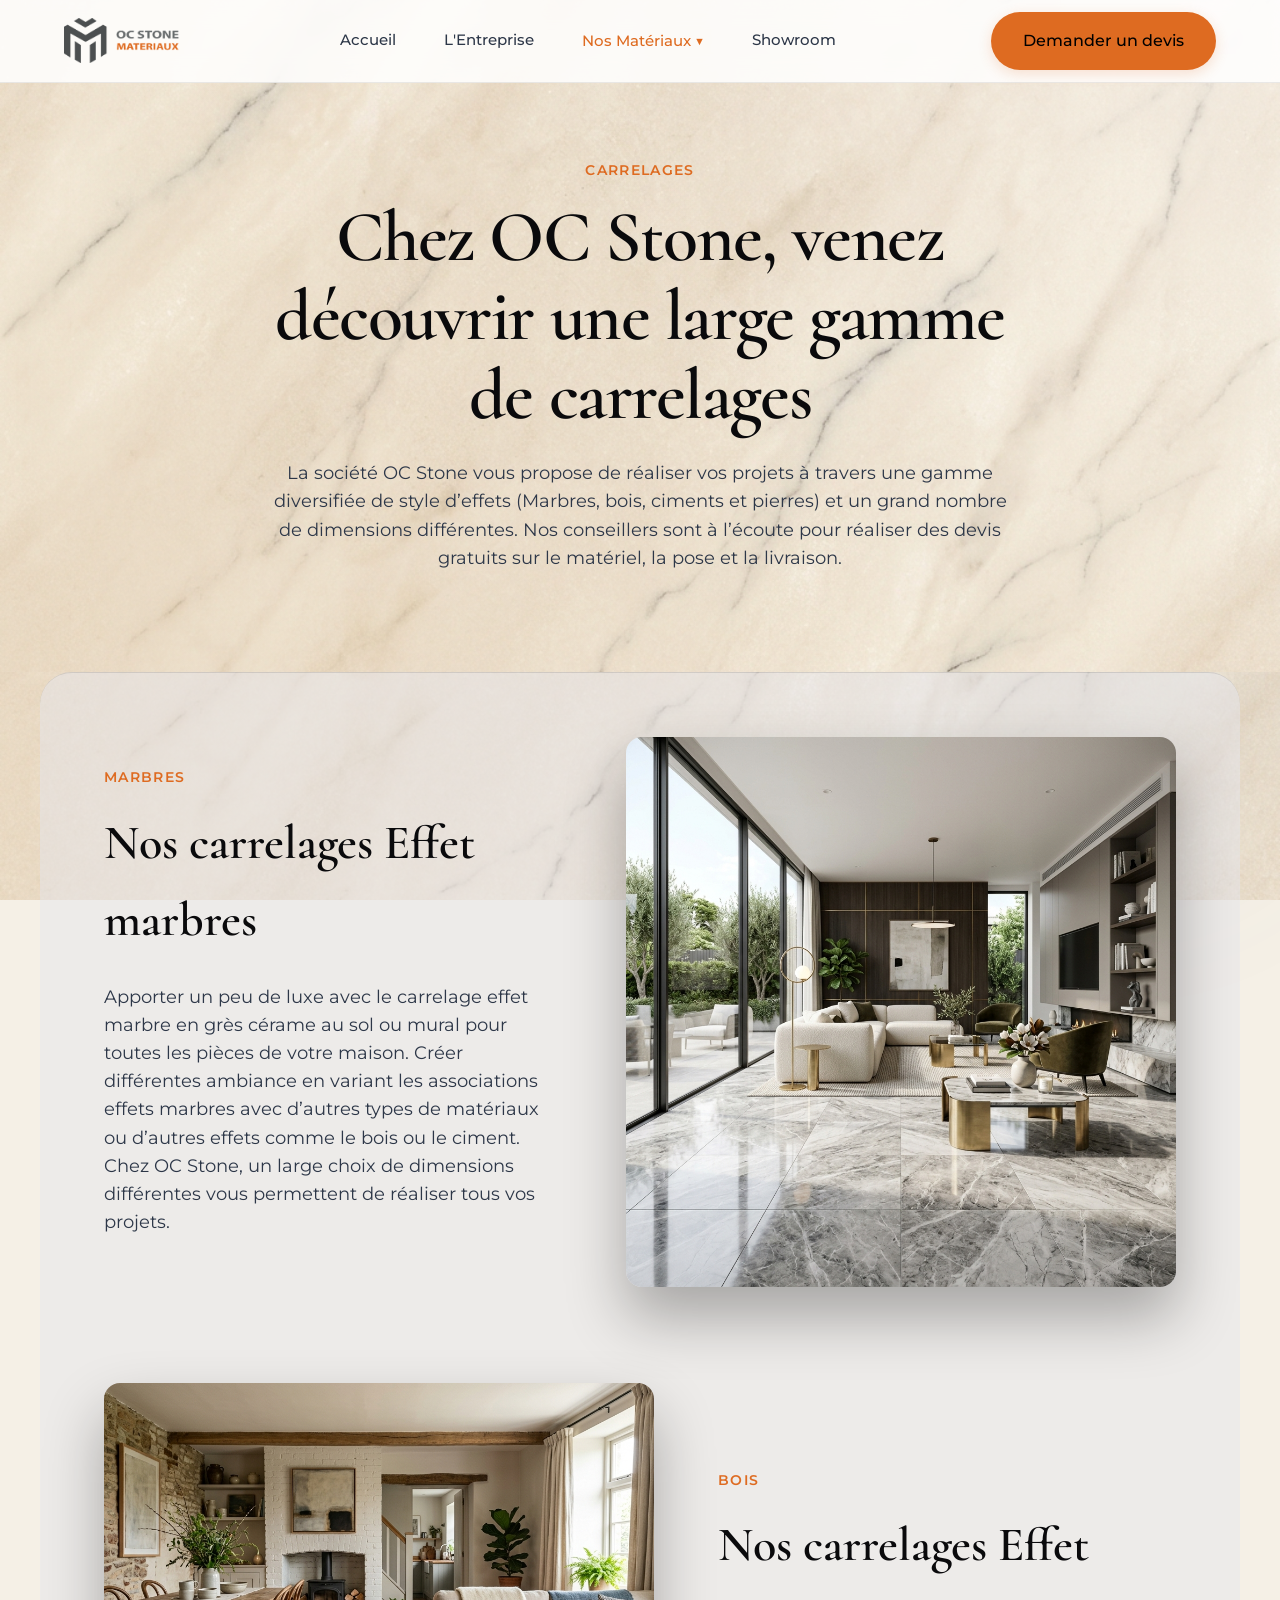
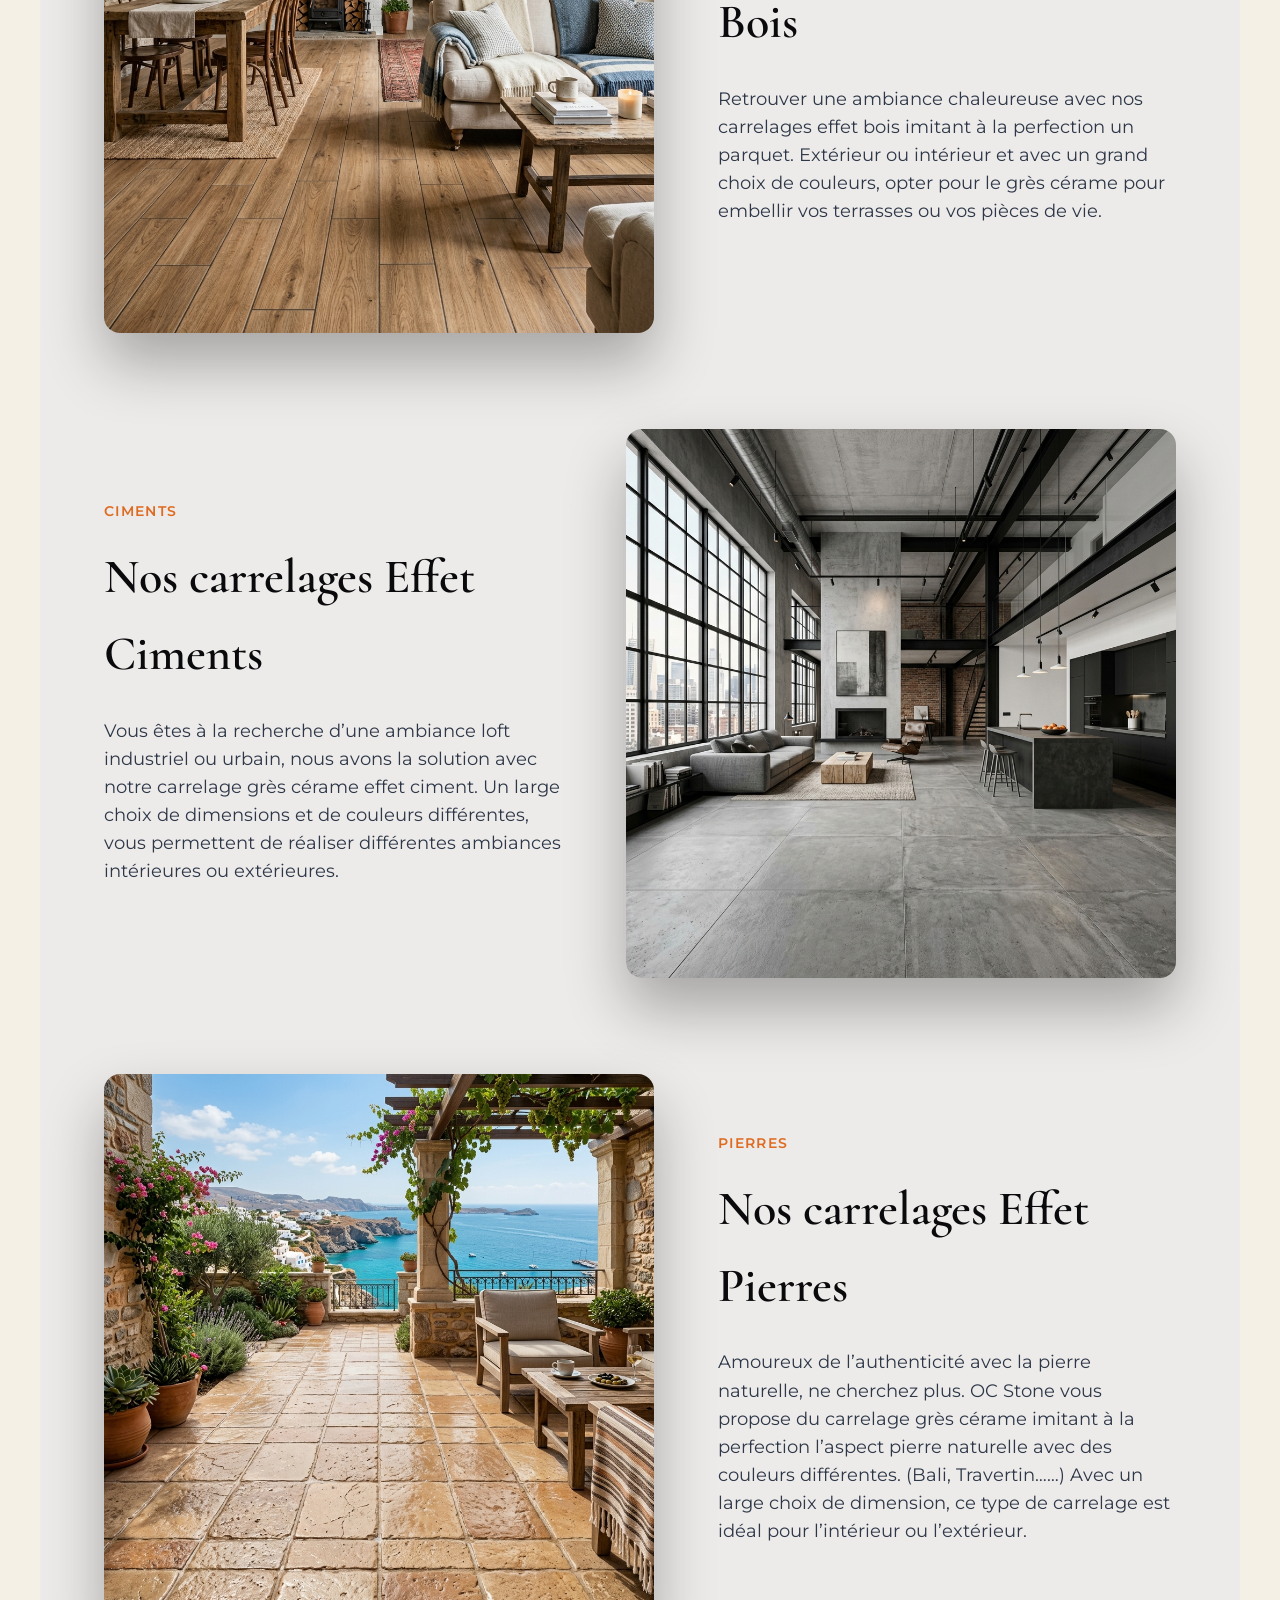
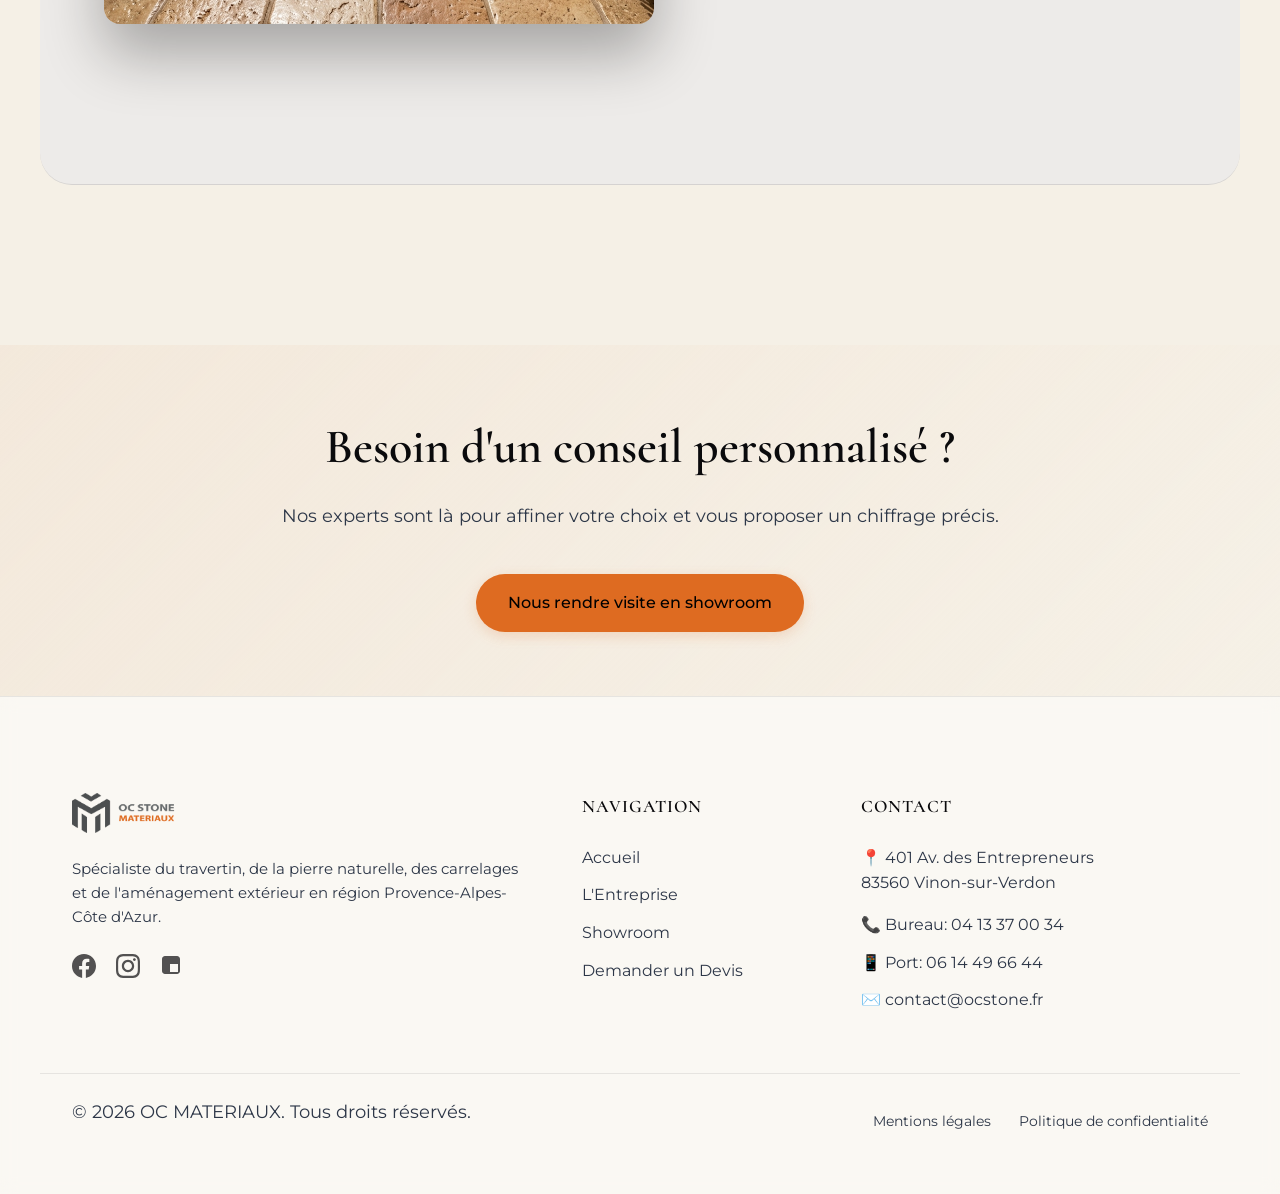
<file: carrelages.html>
<!DOCTYPE html>
<html lang="fr">

<head>
    <meta charset="UTF-8">
    <meta name="viewport" content="width=device-width, initial-scale=1.0">
    <title>Carrelages | OC Stone Matériaux</title>
    <meta name="description"
        content="Découvrez notre large gamme de carrelages grès cérame dans différents effets comme le marbre, le bois, le ciment et la pierre.">
        <meta http-equiv="Content-Security-Policy" content="upgrade-insecure-requests">
    <meta http-equiv="X-Content-Type-Options" content="nosniff">
    <link rel="stylesheet" href="styles.css">
    <link href="https://fonts.googleapis.com/css2?family=Cormorant:wght@400;500;600;700&family=Montserrat:wght@300;400;500;600&display=swap" rel="stylesheet">
</head>
<body>
    <header class="navbar">
        <div class="logo">
            <img loading="lazy" src="images/logo-orange.png" alt="OC Stone Logo">
        </div>
        <nav>
            <a href="index.html">Accueil</a>
            <a href="entreprise.html">L'Entreprise</a>
            <div class="nav-dropdown">
                <a href="#" class="no-nav active">Nos Matériaux ▼</a>
                <div class="dropdown-content">
                    <a href="carrelages.html">Carrelages</a>
                    <a href="travertin.html">Travertin</a>
                    <a href="faience.html">Faïence</a>
                    <a href="sanitaires.html">Sanitaires</a>
                    <a href="salle-de-bain.html">Salle de bain</a>
                    <a href="deco.html">Déco</a>
                </div>
            </div>
            <a href="showroom.html">Showroom</a>
        </nav>
        <div class="nav-actions">
            <a href="devis.html" class="btn-primary">Demander un devis</a>
        </div>
    </header>

    <main>
        <div class="orb orb-1"></div>
        <div class="orb orb-2"></div>

        <section class="hero-bg">
            <div class="container container-narrow text-center">
                <span class="subheading">CARRELAGES</span>
                <h1>Chez OC Stone, venez découvrir une large gamme de carrelages</h1>
                <p>La société OC Stone vous propose de réaliser vos projets à travers une gamme diversifiée de style
                    d’effets (Marbres, bois, ciments et pierres) et un grand nombre de dimensions différentes. Nos
                    conseillers sont à l’écoute pour réaliser des devis gratuits sur le matériel, la pose et la
                    livraison.</p>
            </div>
        </section>

        <section class="container product-section bg-light rounded-3xl p-4rem">
            <!-- Effet Marbre -->
            <div class="product-split">
                <div class="product-text">
                    <span class="subheading">MARBRES</span>
                    <h2>Nos carrelages Effet marbres</h2>
                    <p>Apporter un peu de luxe avec le carrelage effet marbre en grès cérame au sol ou mural pour toutes
                        les pièces de votre maison. Créer différentes ambiance en variant les associations effets
                        marbres avec d’autres types de matériaux ou d’autres effets comme le bois ou le ciment. Chez OC
                        Stone, un large choix de dimensions différentes vous permettent de réaliser tous vos projets.
                    </p>
                </div>
                <div class="product-image hover-lift">
                    <img loading="lazy" src="images/carrelage_marbre.png" alt="Carrelage effet marbre">
                </div>
            </div>

            <!-- Effet Bois -->
            <div class="product-split">
                <div class="product-text">
                    <span class="subheading">BOIS</span>
                    <h2>Nos carrelages Effet Bois</h2>
                    <p>Retrouver une ambiance chaleureuse avec nos carrelages effet bois imitant à la perfection un
                        parquet. Extérieur ou intérieur et avec un grand choix de couleurs, opter pour le grès cérame
                        pour embellir vos terrasses ou vos pièces de vie.</p>
                </div>
                <div class="product-image hover-lift">
                    <img loading="lazy" src="images/carrelage_bois.png" alt="Carrelage effet bois">
                </div>
            </div>

            <!-- Effet Ciments -->
            <div class="product-split">
                <div class="product-text">
                    <span class="subheading">CIMENTS</span>
                    <h2>Nos carrelages Effet Ciments</h2>
                    <p>Vous êtes à la recherche d’une ambiance loft industriel ou urbain, nous avons la solution avec
                        notre carrelage grès cérame effet ciment. Un large choix de dimensions et de couleurs
                        différentes, vous permettent de réaliser différentes ambiances intérieures ou extérieures.</p>
                </div>
                <div class="product-image hover-lift">
                    <img loading="lazy" src="images/carrelage_ciment.png" alt="Carrelage effet ciment">
                </div>
            </div>

            <!-- Effet Pierres -->
            <div class="product-split">
                <div class="product-text">
                    <span class="subheading">PIERRES</span>
                    <h2>Nos carrelages Effet Pierres</h2>
                    <p>Amoureux de l’authenticité avec la pierre naturelle, ne cherchez plus. OC Stone vous propose du
                        carrelage grès cérame imitant à la perfection l’aspect pierre naturelle avec des couleurs
                        différentes. (Bali, Travertin……) Avec un large choix de dimension, ce type de carrelage est
                        idéal pour l’intérieur ou l’extérieur.</p>
                </div>
                <div class="product-image hover-lift">
                    <img loading="lazy" src="images/carrelage_pierre.png" alt="Carrelage effet pierre">
                </div>
            </div>
        </section>

        <section class="cta-section mt-section">
            <div class="container container-narrow text-center effect-morphing">
                <h2>Besoin d'un conseil personnalisé ?</h2>
                <p>Nos experts sont là pour affiner votre choix et vous proposer un chiffrage précis.</p>
                <a href="showroom.html" class="btn-primary btn-large mt-4">Nous rendre visite en showroom</a>
            </div>
        </section>
    </main>

    <footer class="site-footer">
        <div class="footer-grid container">
            <div class="footer-col">
                <img loading="lazy" src="images/logo-orange.png" alt="OC Stone Logo" class="mb-1-5rem footer-logo">
                <p class="fs-0-95rem">Spécialiste du travertin, de la pierre naturelle, des carrelages et de l'aménagement extérieur en région Provence-Alpes-Côte d'Azur.</p>
                <div class="footer-social">
                    <a href="https://web.facebook.com/tony.oguz.3/?_rdc=10&_rdr#" target="_blank" rel="noopener" aria-label="Facebook">
                        <svg viewBox="0 0 24 24"><path d="M24 12.073c0-6.627-5.373-12-12-12s-12 5.373-12 12c0 5.99 4.388 10.954 10.125 11.854v-8.385H7.078v-3.47h3.047V9.43c0-3.007 1.792-4.669 4.533-4.669 1.312 0 2.686.235 2.686.235v2.953H15.83c-1.491 0-1.956.925-1.956 1.874v2.25h3.328l-.532 3.47h-2.796v8.385C19.612 23.027 24 18.062 24 12.073z"/></svg>
                    </a>
                    <a href="https://www.instagram.com/oc_stone_groupe/" target="_blank" rel="noopener" aria-label="Instagram">
                        <svg viewBox="0 0 24 24"><path d="M12 2.163c3.204 0 3.584.012 4.85.07 3.252.148 4.771 1.691 4.919 4.919.058 1.265.069 1.645.069 4.849 0 3.205-.012 3.584-.069 4.849-.149 3.225-1.664 4.771-4.919 4.919-1.266.058-1.644.07-4.85.07-3.204 0-3.584-.012-4.849-.07-3.26-.149-4.771-1.699-4.919-4.92-.058-1.265-.07-1.644-.07-4.849 0-3.204.013-3.583.07-4.849.149-3.227 1.664-4.771 4.919-4.919 1.266-.057 1.645-.069 4.849-.069zm0-2.163c-3.259 0-3.667.014-4.947.072-4.358.2-6.78 2.618-6.98 6.98-.059 1.281-.073 1.689-.073 4.948 0 3.259.014 3.668.072 4.948.2 4.358 2.618 6.78 6.98 6.98 1.281.058 1.689.072 4.948.072 3.259 0 3.668-.014 4.948-.072 4.354-.2 6.782-2.618 6.979-6.98.059-1.28.073-1.689.073-4.948 0-3.259-.014-3.667-.072-4.947-.196-4.354-2.617-6.78-6.979-6.98-1.281-.059-1.69-.073-4.949-.073zm0 5.838c-3.403 0-6.162 2.759-6.162 6.162s2.759 6.163 6.162 6.163 6.162-2.759 6.162-6.163-2.759-6.162-6.162-6.162zm0 10.162c-2.209 0-4-1.79-4-4 0-2.209 1.791-4 4-4s4 1.791 4 4c0 2.21-1.791 4-4 4zm6.406-11.845c-.796 0-1.441.645-1.441 1.44s.645 1.44 1.441 1.44c.795 0 1.439-.645 1.439-1.44s-.644-1.44-1.439-1.44z"/></svg>
                    </a>
                    <a href="https://www.leboncoin.fr/boutique/5520637/oc_stone_materiaux.htm" target="_blank" rel="noopener" aria-label="LeBonCoin">
                        <svg viewBox="0 0 24 24"><path d="M17 2H5C3.34 2 2 3.34 2 5v12c0 1.66 1.34 3 3 3h12c1.66 0 3-1.34 3-3V5c0-1.66-1.34-3-3-3zm1 16h-8v-8h8v8z"/></svg>
                    </a>
                </div>
            </div>
            
            <div class="footer-col">
                <h4>Navigation</h4>
                <ul>
                    <li><a href="index.html">Accueil</a></li>
                    <li><a href="entreprise.html">L'Entreprise</a></li>
                    <li><a href="showroom.html">Showroom</a></li>
                    <li><a href="devis.html">Demander un Devis</a></li>
                </ul>
            </div>
            
            <div class="footer-col">
                <h4>Contact</h4>
                <ul>
                    <li><a href="https://maps.app.goo.gl/pUawkvNC47tRd5L9A" target="_blank" rel="noopener">📍 401 Av. des Entrepreneurs<br>83560 Vinon-sur-Verdon</a></li>
                    <li class="mt-1rem"><a href="tel:+33413370034">📞 Bureau: 04 13 37 00 34</a></li>
                    <li><a href="tel:+33614496644">📱 Port: 06 14 49 66 44</a></li>
                    <li><a href="mailto:contact@ocstone.fr">✉️ contact@ocstone.fr</a></li>
                </ul>
            </div>
        </div>
        
        <div class="footer-bottom-bar container">
            <p>&copy; 2026 OC MATERIAUX. Tous droits réservés.</p>
            <div class="footer-bottom-links">
                <a href="#mentions">Mentions légales</a>
                <a href="#confidentialite">Politique de confidentialité</a>
            </div>
        </div>
    </footer>
    <script src="main.js"></script>
</body>

</html>
</file>
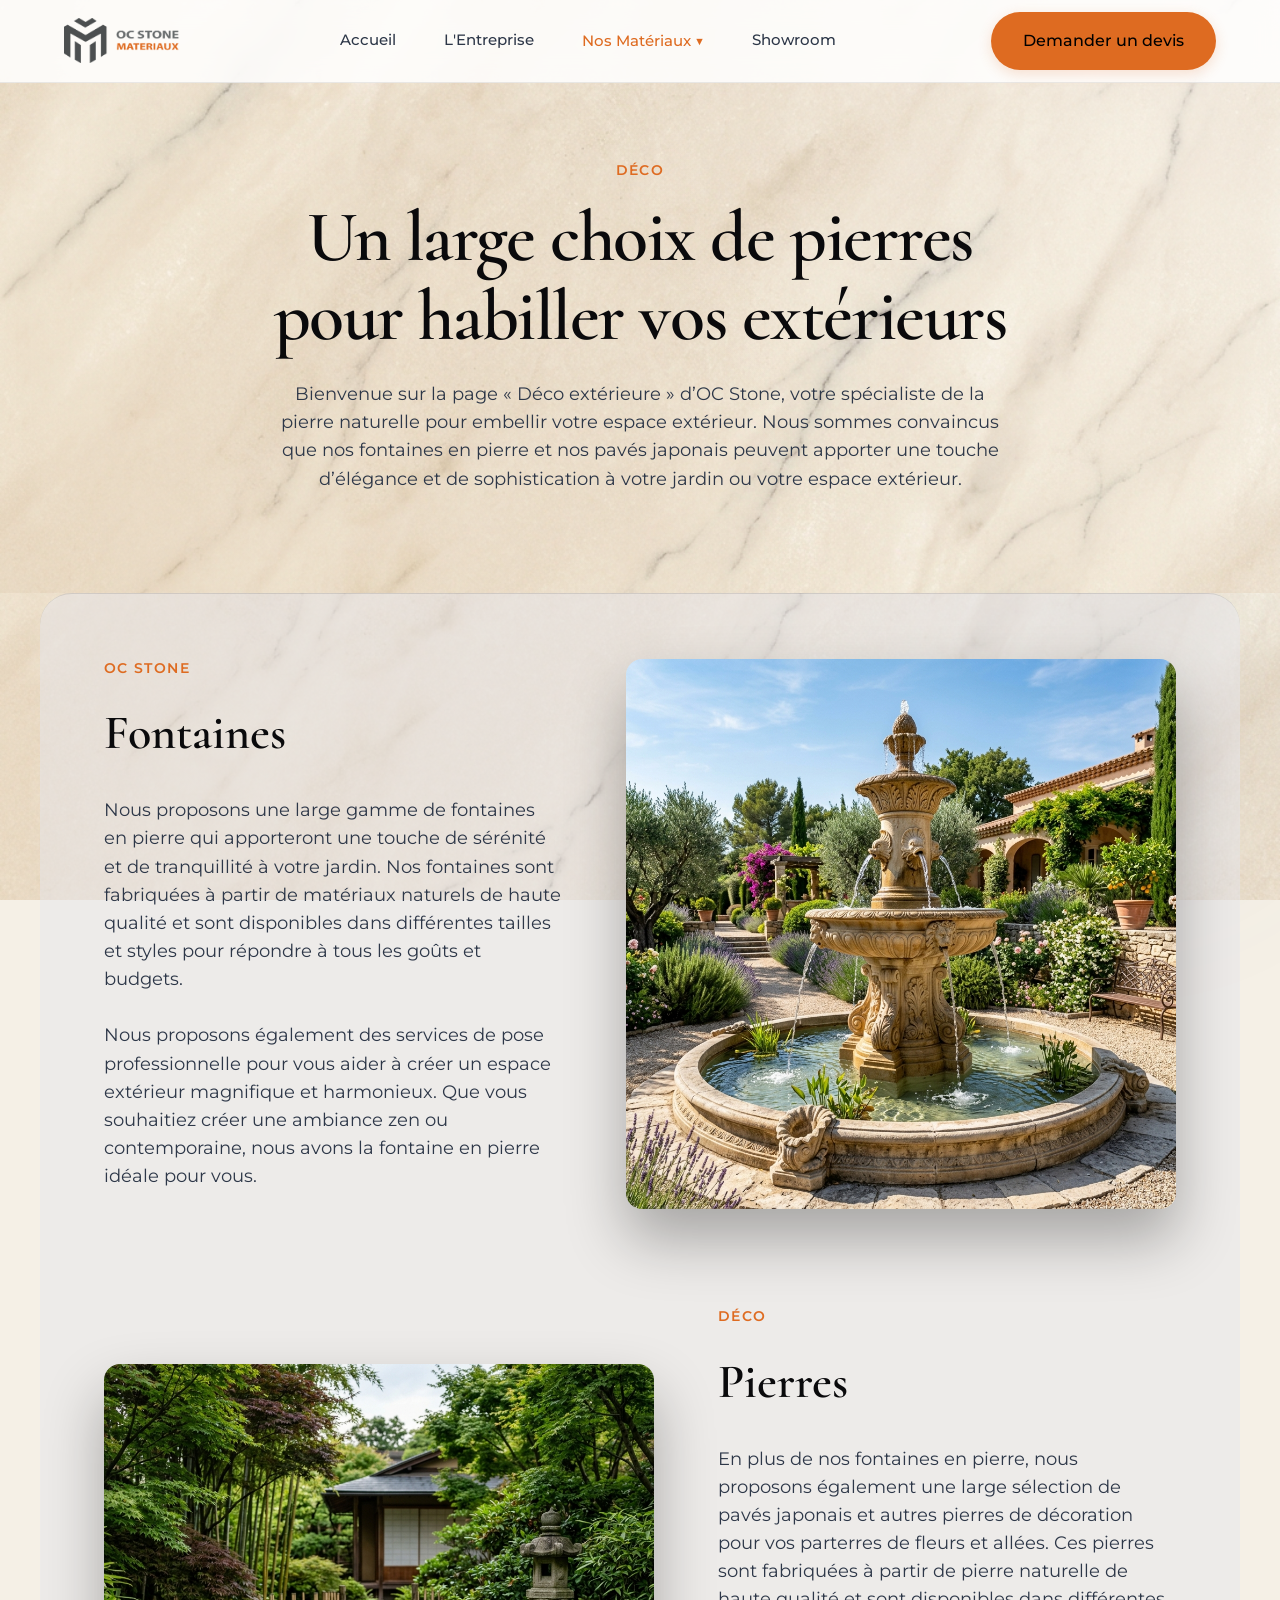
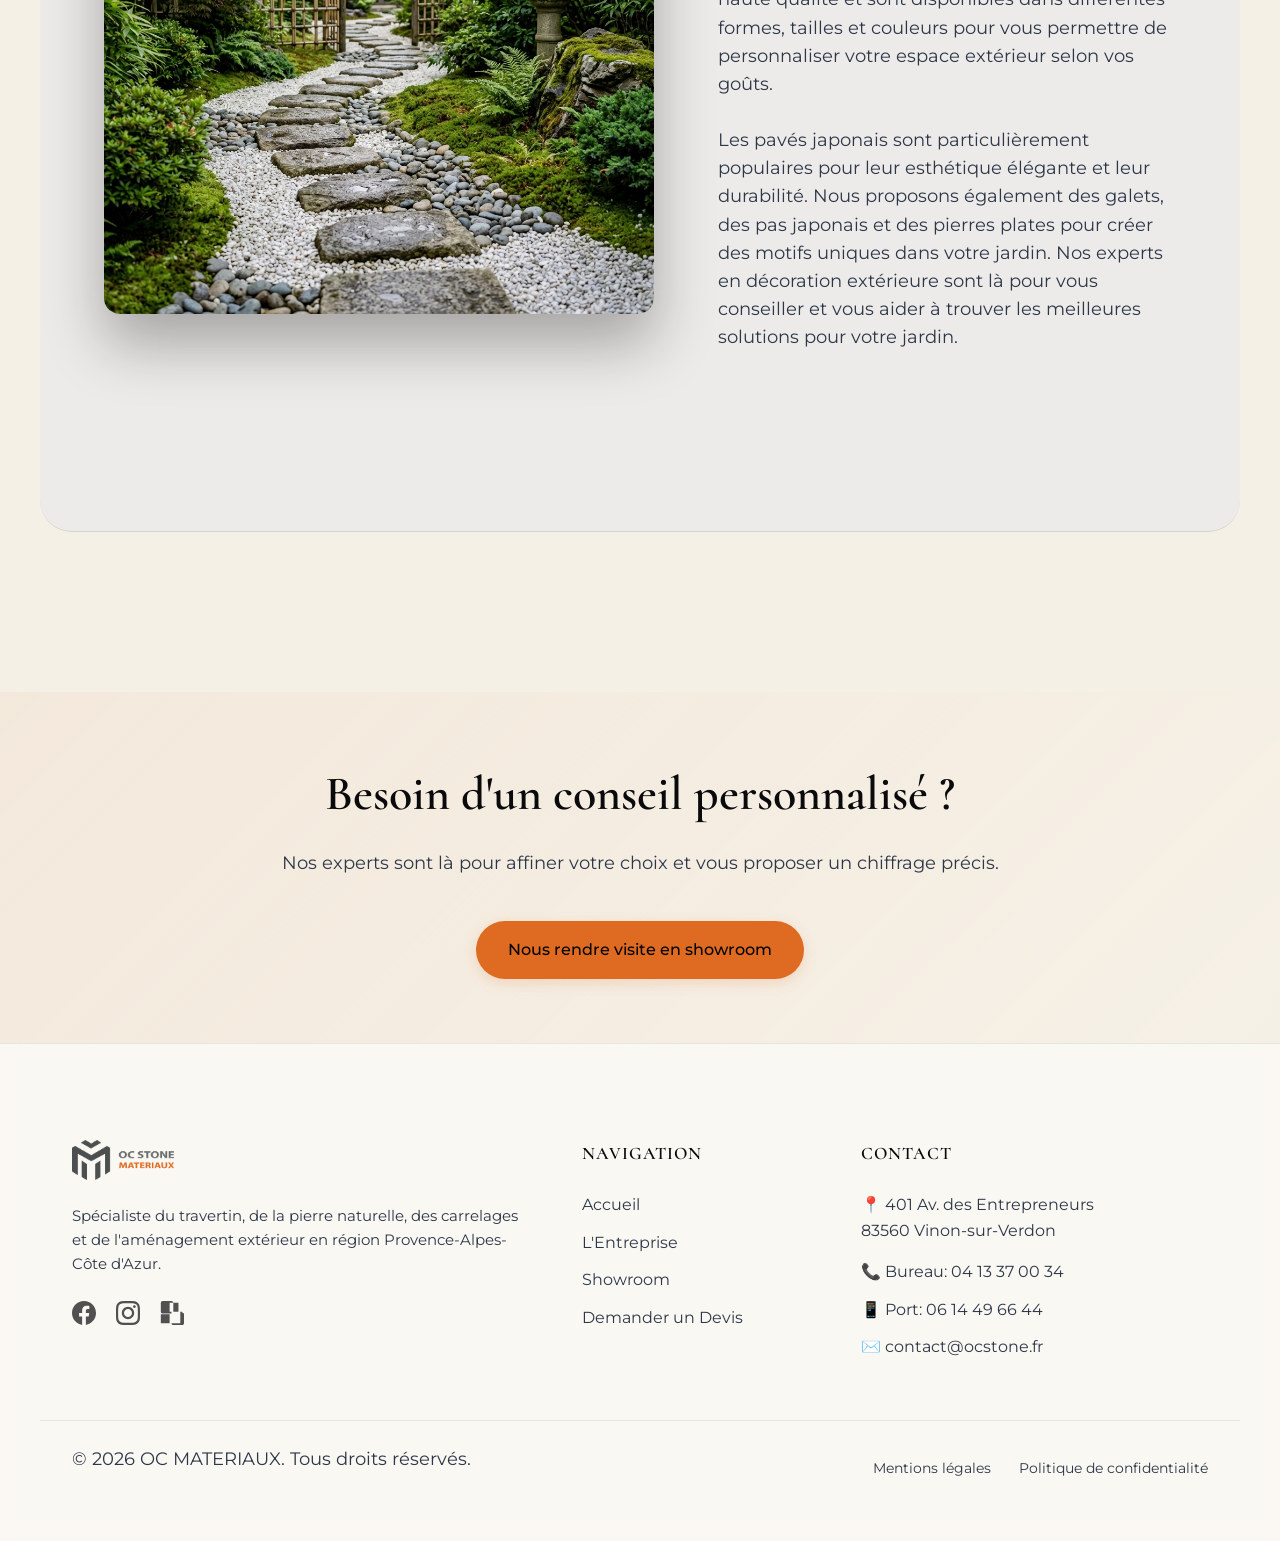
<file: deco.html>
<!DOCTYPE html>
<html lang="fr">

<head>
    <meta charset="UTF-8">
    <meta name="viewport" content="width=device-width, initial-scale=1.0">
    <title>Déco | OC Stone Matériaux</title>
    <meta name="description"
        content="Décorez vos extérieurs avec de la pierre intemporelle : fontaines, pavés, et pierres.">
        <meta http-equiv="Content-Security-Policy" content="upgrade-insecure-requests">
    <meta http-equiv="X-Content-Type-Options" content="nosniff">
    <link rel="stylesheet" href="styles.css">
    <link
        href="https://fonts.googleapis.com/css2?family=Cormorant:wght@400;500;600;700&family=Montserrat:wght@300;400;500;600&display=swap"
        rel="stylesheet">
</head>

<body>
    <header class="navbar">
        <div class="logo">
            <img loading="lazy" src="images/logo-orange.png" alt="OC Stone Logo">
        </div>
        <nav>
            <a href="index.html">Accueil</a>
            <a href="entreprise.html">L'Entreprise</a>
            <div class="nav-dropdown">
                <a href="#" class="no-nav active">Nos Matériaux ▼</a>
                <div class="dropdown-content">
                    <a href="carrelages.html">Carrelages</a>
                    <a href="travertin.html">Travertin</a>
                    <a href="faience.html">Faïence</a>
                    <a href="sanitaires.html">Sanitaires</a>
                    <a href="salle-de-bain.html">Salle de bain</a>
                    <a href="deco.html">Déco</a>
                </div>
            </div>
            <a href="showroom.html">Showroom</a>
        </nav>
        <div class="nav-actions">
            <a href="devis.html" class="btn-primary">Demander un devis</a>
        </div>
    </header>

    <main>
        <div class="orb orb-1"></div>
        <div class="orb orb-2"></div>

        <section class="hero-bg">
            <div class="container container-narrow text-center">
                <span class="subheading">DÉCO</span>
                <h1>Un large choix de pierres pour habiller vos extérieurs</h1>
                <p>Bienvenue sur la page « Déco extérieure » d’OC Stone, votre spécialiste de la pierre naturelle pour
                    embellir votre espace extérieur. Nous sommes convaincus que nos fontaines en pierre et nos pavés
                    japonais peuvent apporter une touche d’élégance et de sophistication à votre jardin ou votre espace
                    extérieur.</p>
            </div>
        </section>

        <section class="container product-section bg-light rounded-3xl p-4rem">

            <!-- Fontaines -->
            <div class="product-split">
                <div class="product-text">
                    <span class="subheading">OC STONE</span>
                    <h2>Fontaines</h2>
                    <p>Nous proposons une large gamme de fontaines en pierre qui apporteront une touche de sérénité et
                        de tranquillité à votre jardin. Nos fontaines sont fabriquées à partir de matériaux naturels de
                        haute qualité et sont disponibles dans différentes tailles et styles pour répondre à tous les
                        goûts et budgets.<br><br>Nous proposons également des services de pose professionnelle pour vous
                        aider à créer un espace extérieur magnifique et harmonieux. Que vous souhaitiez créer une
                        ambiance zen ou contemporaine, nous avons la fontaine en pierre idéale pour vous.</p>
                </div>
                <div class="product-image hover-lift">
                    <img loading="lazy" src="images/deco_fontaines.png" alt="Fontaines en pierre">
                </div>
            </div>

            <!-- Pierres -->
            <div class="product-split">
                <div class="product-text">
                    <span class="subheading">DÉCO</span>
                    <h2>Pierres</h2>
                    <p>En plus de nos fontaines en pierre, nous proposons également une large sélection de pavés
                        japonais et autres pierres de décoration pour vos parterres de fleurs et allées. Ces pierres
                        sont fabriquées à partir de pierre naturelle de haute qualité et sont disponibles dans
                        différentes formes, tailles et couleurs pour vous permettre de personnaliser votre espace
                        extérieur selon vos goûts.<br><br>Les pavés japonais sont particulièrement populaires pour leur
                        esthétique élégante et leur durabilité. Nous proposons également des galets, des pas japonais et
                        des pierres plates pour créer des motifs uniques dans votre jardin. Nos experts en décoration
                        extérieure sont là pour vous conseiller et vous aider à trouver les meilleures solutions pour
                        votre jardin.</p>
                </div>
                <div class="product-image hover-lift">
                    <img loading="lazy" src="images/deco_pierres.png" alt="Pierres, pas japonais">
                </div>
            </div>

        </section>

        <section class="cta-section mt-section">
            <div class="container container-narrow text-center effect-morphing">
                <h2>Besoin d'un conseil personnalisé ?</h2>
                <p>Nos experts sont là pour affiner votre choix et vous proposer un chiffrage précis.</p>
                <a href="showroom.html" class="btn-primary btn-large mt-4">Nous rendre visite en showroom</a>
            </div>
        </section>
    </main>

    <footer class="site-footer">
        <div class="footer-grid container">
            <div class="footer-col">
                <img loading="lazy" src="images/logo-orange.png" alt="OC Stone Logo" class="mb-1-5rem footer-logo">
                <p class="fs-0-95rem">Spécialiste du travertin, de la pierre naturelle, des carrelages et de
                    l'aménagement extérieur en région Provence-Alpes-Côte d'Azur.</p>
                <div class="footer-social">
                    <a href="https://web.facebook.com/tony.oguz.3/?_rdc=10&_rdr#" target="_blank" rel="noopener"
                        aria-label="Facebook">
                        <svg viewBox="0 0 24 24">
                            <path
                                d="M24 12.073c0-6.627-5.373-12-12-12s-12 5.373-12 12c0 5.99 4.388 10.954 10.125 11.854v-8.385H7.078v-3.47h3.047V9.43c0-3.007 1.792-4.669 4.533-4.669 1.312 0 2.686.235 2.686.235v2.953H15.83c-1.491 0-1.956.925-1.956 1.874v2.25h3.328l-.532 3.47h-2.796v8.385C19.612 23.027 24 18.062 24 12.073z" />
                        </svg>
                    </a>
                    <a href="https://www.instagram.com/oc_stone_groupe/" target="_blank" rel="noopener"
                        aria-label="Instagram">
                        <svg viewBox="0 0 24 24">
                            <path
                                d="M12 2.163c3.204 0 3.584.012 4.85.07 3.252.148 4.771 1.691 4.919 4.919.058 1.265.069 1.645.069 4.849 0 3.205-.012 3.584-.069 4.849-.149 3.225-1.664 4.771-4.919 4.919-1.266.058-1.644.07-4.85.07-3.204 0-3.584-.012-4.849-.07-3.26-.149-4.771-1.699-4.919-4.92-.058-1.265-.07-1.644-.07-4.849 0-3.204.013-3.583.07-4.849.149-3.227 1.664-4.771 4.919-4.919 1.266-.057 1.645-.069 4.849-.069zm0-2.163c-3.259 0-3.667.014-4.947.072-4.358.2-6.78 2.618-6.98 6.98-.059 1.281-.073 1.689-.073 4.948 0 3.259.014 3.668.072 4.948.2 4.358 2.618 6.78 6.98 6.98 1.281.058 1.689.072 4.948.072 3.259 0 3.668-.014 4.948-.072 4.354-.2 6.782-2.618 6.979-6.98.059-1.28.073-1.689.073-4.948 0-3.259-.014-3.667-.072-4.947-.196-4.354-2.617-6.78-6.979-6.98-1.281-.059-1.69-.073-4.949-.073zm0 5.838c-3.403 0-6.162 2.759-6.162 6.162s2.759 6.163 6.162 6.163 6.162-2.759 6.162-6.163-2.759-6.162-6.162-6.162zm0 10.162c-2.209 0-4-1.79-4-4 0-2.209 1.791-4 4-4s4 1.791 4 4c0 2.21-1.791 4-4 4zm6.406-11.845c-.796 0-1.441.645-1.441 1.44s.645 1.44 1.441 1.44c.795 0 1.439-.645 1.439-1.44s-.644-1.44-1.439-1.44z" />
                        </svg>
                    </a>
                    <a href="https://www.leboncoin.fr/boutique/5520637/oc_stone_materiaux.htm" target="_blank" rel="noopener" aria-label="LeBonCoin">
                        <svg viewBox="0 0 24 24"><path d="M22.148 10.665h-8.813V1.852c0-1.021-.83-1.852-1.852-1.852H2.67c-1.021 0-1.852.83-1.852 1.852v8.813c0 1.021.83 1.852 1.852 1.852h8.813V22.15c0 1.021.83 1.852 1.852 1.852h8.813c1.021 0 1.852-.83 1.852-1.852v-8.82c.003-1.018-.828-1.465-1.851-1.465zm-10.665 0h8.813V22.15h-8.813v-11.485zm-1.852-8.813h8.813v8.813H9.631V1.852zM.818 1.852v8.813h8.813v-8.813H.818zM9.631 22.15h-8.813v-8.813h8.813v8.813z"/></svg>
                    </a>
                </div>
            </div>

            <div class="footer-col">
                <h4>Navigation</h4>
                <ul>
                    <li><a href="index.html">Accueil</a></li>
                    <li><a href="entreprise.html">L'Entreprise</a></li>
                    <li><a href="showroom.html">Showroom</a></li>
                    <li><a href="devis.html">Demander un Devis</a></li>
                </ul>
            </div>

            <div class="footer-col">
                <h4>Contact</h4>
                <ul>
                    <li><a href="https://maps.app.goo.gl/pUawkvNC47tRd5L9A" target="_blank" rel="noopener">📍 401 Av.
                            des Entrepreneurs<br>83560 Vinon-sur-Verdon</a></li>
                    <li class="mt-1rem"><a href="tel:+33413370034">📞 Bureau: 04 13 37 00 34</a></li>
                    <li><a href="tel:+33614496644">📱 Port: 06 14 49 66 44</a></li>
                    <li><a href="mailto:contact@ocstone.fr">✉️ contact@ocstone.fr</a></li>
                </ul>
            </div>
        </div>

        <div class="footer-bottom-bar container">
            <p>&copy; 2026 OC MATERIAUX. Tous droits réservés.</p>
            <div class="footer-bottom-links">
                <a href="#mentions">Mentions légales</a>
                <a href="#confidentialite">Politique de confidentialité</a>
            </div>
        </div>
    </footer>
    <script src="main.js"></script>
</body>

</html>
</file>
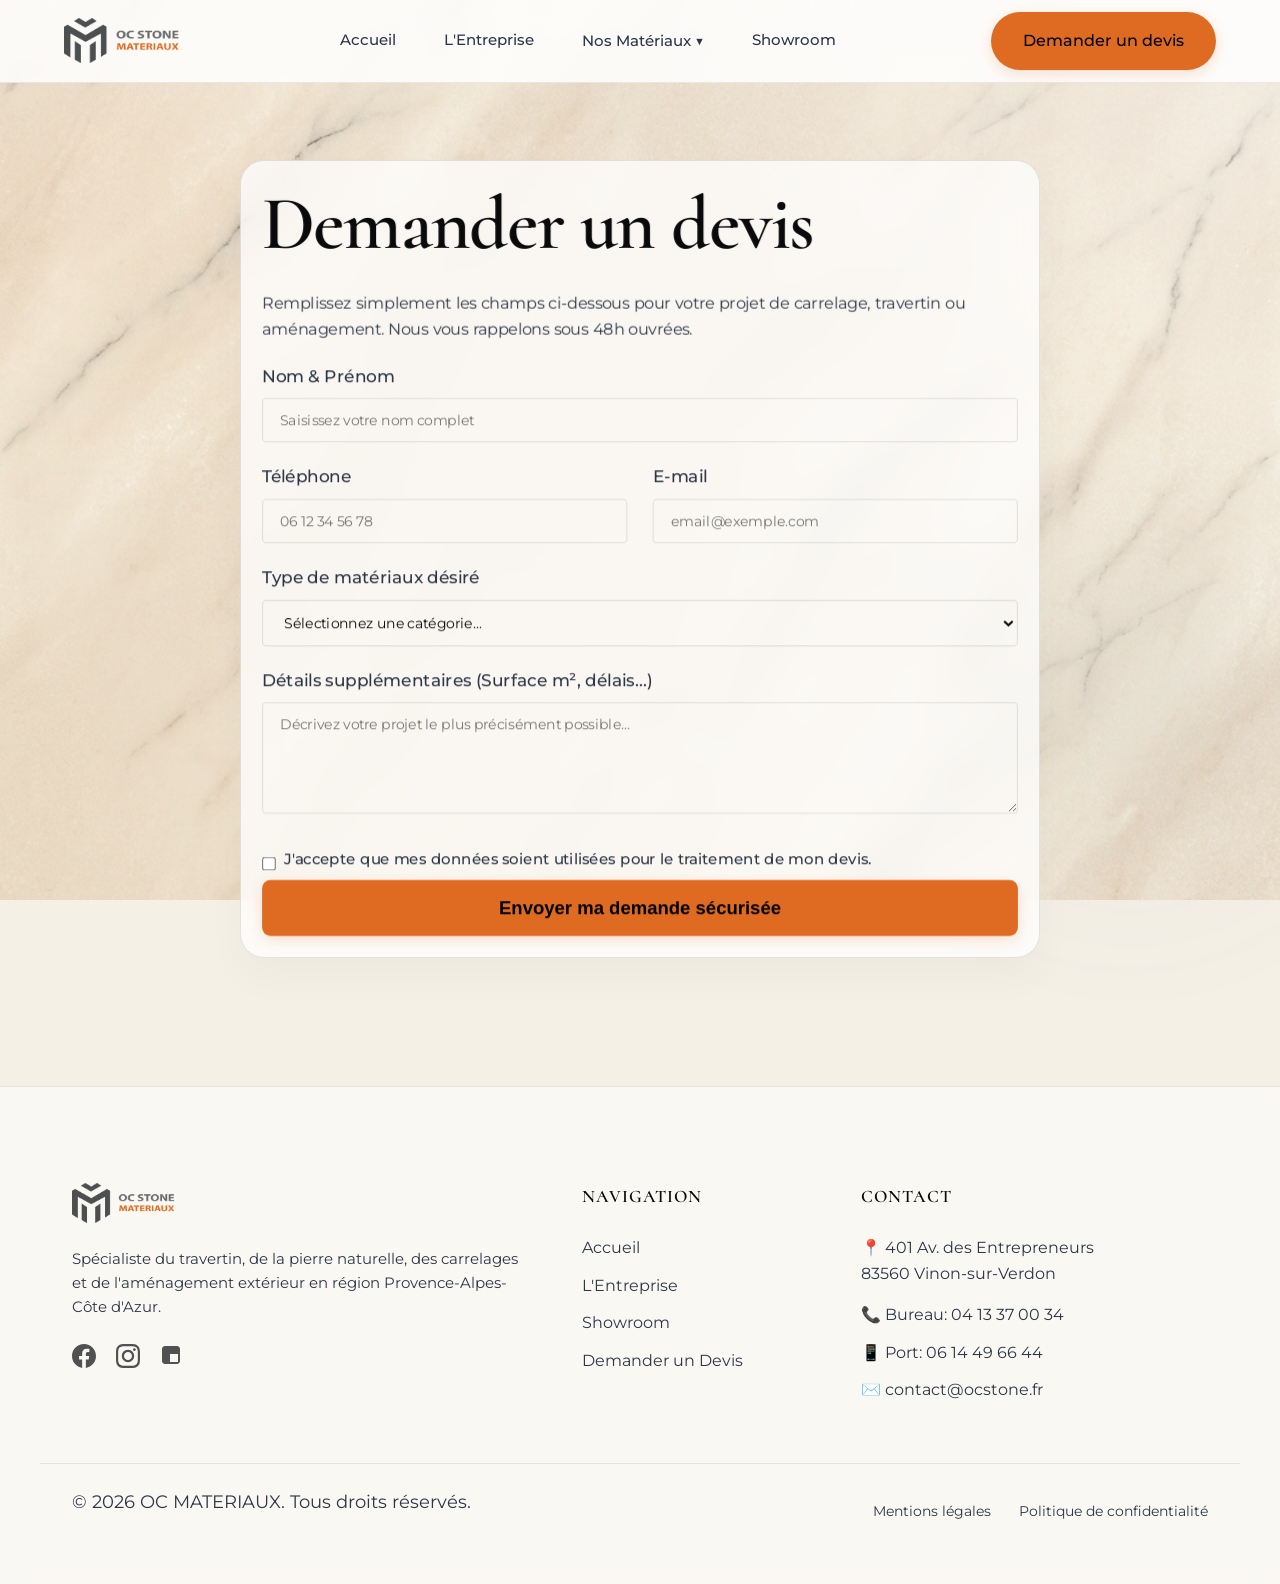
<file: devis.html>
<!DOCTYPE html>
<html lang="fr">

<head>
    <meta charset="UTF-8">
    <meta name="viewport" content="width=device-width, initial-scale=1.0">
    <title>Demander un Devis | OC Stone Matériaux</title>
    <meta name="description"
        content="Démarrez votre projet avec OC Stone Matériaux. Demandez un devis gratuit pour votre carrelage, travertin ou aménagement.">
        <meta http-equiv="Content-Security-Policy" content="upgrade-insecure-requests">
    <meta http-equiv="X-Content-Type-Options" content="nosniff">
    <link rel="stylesheet" href="styles.css">
    <link
        href="https://fonts.googleapis.com/css2?family=Cormorant:wght@400;500;600;700&family=Montserrat:wght@300;400;500;600&display=swap"
        rel="stylesheet">
    <style>
        .devis-hero-split {
            display: grid;
            grid-template-columns: 1fr 1fr;
            gap: 4rem;
            align-items: center;
            min-height: 70vh;
            padding-top: 8rem;
        }

        .devis-hero-img img {
            border-radius: 1rem;
            box-shadow: 0 20px 40px rgba(0, 0, 0, 0.4);
            object-fit: cover;
            height: 100%;
            max-height: 600px;
            width: 100%;
        }

        .step-cards {
            display: grid;
            grid-template-columns: repeat(3, 1fr);
            gap: 2rem;
            margin-top: 4rem;
            margin-bottom: 8rem;
        }

        .step-card {
            padding: 2.5rem 1.5rem;
            text-align: center;
            border-top: 3px solid var(--primary);
        }

        .step-num {
            font-size: 3rem;
            font-family: var(--font-heading);
            color: var(--primary);
            opacity: 0.5;
            margin-bottom: 0.5rem;
            display: block;
        }

        .form-row {
            display: flex;
            gap: 1.5rem;
            margin-bottom: 1.25rem;
        }

        .form-row .form-group {
            margin-bottom: 0;
            flex: 1;
        }

        .contact-info-boxes {
            display: grid;
            grid-template-columns: 1fr 1fr;
            gap: 2rem;
            margin-top: 3rem;
        }

        @media (max-width: 900px) {
            .devis-hero-split {
                grid-template-columns: 1fr;
                gap: 2rem;
            }

            .step-cards {
                grid-template-columns: 1fr;
            }

            .form-row {
                flex-direction: column;
                gap: 1.25rem;
            }

            .contact-info-boxes {
                grid-template-columns: 1fr;
            }

            .devis-grid {
                grid-template-columns: 1fr !important;
                gap: 2.5rem !important;
            }

            .contact-form-card {
                padding: 1.5rem !important;
            }

            .pt-section {
                padding-top: 4rem;
                padding-bottom: 4rem;
            }
        }
    </style>
</head>

<body>
    <header class="navbar">
        <div class="logo">
            <img loading="lazy" src="images/logo-orange.png" alt="OC Stone Logo">
        </div>
        <nav>
            <a href="index.html">Accueil</a>
            <a href="entreprise.html">L'Entreprise</a>
            <div class="nav-dropdown">
                <a href="javascript:void(0)" class="no-nav">Nos Matériaux ▼</a>
                <div class="dropdown-content">
                    <a href="carrelages.html">Carrelages</a>
                    <a href="travertin.html">Travertin</a>
                    <a href="faience.html">Faïence</a>
                    <a href="sanitaires.html">Sanitaires</a>
                    <a href="salle-de-bain.html">Salle de bain</a>
                    <a href="deco.html">Déco</a>
                </div>
            </div>
            <a href="showroom.html">Showroom</a>
        </nav>
        <div class="nav-actions">
            <a href="devis.html" class="active btn-primary">Demander un devis</a>
        </div>
    </header>

    <main>
        <!-- Ambient orbs -->
        <div class="orb orb-1"></div>
        <div class="orb orb-2"></div>

        <section class="container pt-10rem pb-8rem">
            <div class="max-w-800 m-auto">
                <!-- Left: Form -->
                <div class="glass-card contact-form-card effect-morphing">
                    <h1 class="mb-1rem">Demander un devis</h1>
                    <p class="mb-2rem fs-0-95rem">Remplissez simplement les champs ci-dessous pour votre projet de
                        carrelage, travertin ou aménagement. Nous vous rappelons sous 48h ouvrées.</p>

                    <form action="#" method="POST" class="custom-form">
                        <div class="form-group">
                            <label for="fullname">Nom & Prénom</label>
                            <input type="text" id="fullname" name="fullname" required class="form-control"
                                title="Nom complet" placeholder="Saisissez votre nom complet">
                        </div>

                        <div class="form-row">
                            <div class="form-group">
                                <label for="phone">Téléphone</label>
                                <input type="tel" id="phone" name="phone" required class="form-control"
                                    title="Numéro de téléphone" placeholder="06 12 34 56 78">
                            </div>
                            <div class="form-group">
                                <label for="email">E-mail</label>
                                <input type="email" id="email" name="email" class="form-control" title="Adresse email"
                                    placeholder="email@exemple.com">
                            </div>
                        </div>

                        <div class="form-group mb-1-25rem">
                            <label for="material_type">Type de matériaux désiré</label>
                            <select id="material_type" name="material_type" class="form-control" required
                                title="Choisissez un type">
                                <option value="" disabled selected>Sélectionnez une catégorie...</option>
                                <option value="carrelage">Carrelage (Intérieur / Extérieur)</option>
                                <option value="travertin">Travertin (Dallages, Margelles, Parement)</option>
                                <option value="faience">Faïence (Murs, Crédences)</option>
                                <option value="sanitaires">Sanitaires & Salle de bain</option>
                                <option value="deco">Déco Extérieure (Pierres, Fontaines)</option>
                                <option value="autre">Autre projet</option>
                            </select>
                        </div>

                        <div class="form-group">
                            <label for="project">Détails supplémentaires (Surface m², délais...)</label>
                            <textarea id="project" name="project" rows="5" required class="form-control"
                                title="Description détaillée"
                                placeholder="Décrivez votre projet le plus précisément possible..."></textarea>
                        </div>

                        <div class="form-check mt-1-5rem mb-2rem">
                            <input type="checkbox" id="rgpd" required title="Accepter la politique de confidentialité">
                            <label for="rgpd" class="form-check-label">J'accepte que mes données soient utilisées pour
                                le traitement de mon devis.</label>
                        </div>

                        <button type="submit" class="btn-primary btn-submit hover-lift">Envoyer ma demande
                            sécurisée</button>
                    </form>
                </div>
            </div>
        </section>
    </main>

    <footer class="site-footer">
        <div class="footer-grid container">
            <div class="footer-col">
                <img loading="lazy" src="images/logo-orange.png" alt="OC Stone Logo" class="mb-1-5rem footer-logo">
                <p class="fs-0-95rem">Spécialiste du travertin, de la pierre naturelle, des carrelages et de
                    l'aménagement extérieur en région Provence-Alpes-Côte d'Azur.</p>
                <div class="footer-social">
                    <a href="https://web.facebook.com/tony.oguz.3/?_rdc=10&_rdr#" target="_blank" rel="noopener" aria-label="Facebook">
                        <svg viewBox="0 0 24 24"><path d="M24 12.073c0-6.627-5.373-12-12-12s-12 5.373-12 12c0 5.99 4.388 10.954 10.125 11.854v-8.385H7.078v-3.47h3.047V9.43c0-3.007 1.792-4.669 4.533-4.669 1.312 0 2.686.235 2.686.235v2.953H15.83c-1.491 0-1.956.925-1.956 1.874v2.25h3.328l-.532 3.47h-2.796v8.385C19.612 23.027 24 18.062 24 12.073z"/></svg>
                    </a>
                    <a href="https://www.instagram.com/oc_stone_groupe/" target="_blank" rel="noopener" aria-label="Instagram">
                        <svg viewBox="0 0 24 24"><path d="M12 2.163c3.204 0 3.584.012 4.85.07 3.252.148 4.771 1.691 4.919 4.919.058 1.265.069 1.645.069 4.849 0 3.205-.012 3.584-.069 4.849-.149 3.225-1.664 4.771-4.919 4.919-1.266.058-1.644.07-4.85.07-3.204 0-3.584-.012-4.849-.07-3.26-.149-4.771-1.699-4.919-4.92-.058-1.265-.07-1.644-.07-4.849 0-3.204.013-3.583.07-4.849.149-3.227 1.664-4.771 4.919-4.919 1.266-.057 1.645-.069 4.849-.069zm0-2.163c-3.259 0-3.667.014-4.947.072-4.358.2-6.78 2.618-6.98 6.98-.059 1.281-.073 1.689-.073 4.948 0 3.259.014 3.668.072 4.948.2 4.358 2.618 6.78 6.98 6.98 1.281.058 1.689.072 4.948.072 3.259 0 3.668-.014 4.948-.072 4.354-.2 6.782-2.618 6.979-6.98.059-1.28.073-1.689.073-4.948 0-3.259-.014-3.667-.072-4.947-.196-4.354-2.617-6.78-6.979-6.98-1.281-.059-1.69-.073-4.949-.073zm0 5.838c-3.403 0-6.162 2.759-6.162 6.162s2.759 6.163 6.162 6.163 6.162-2.759 6.162-6.163-2.759-6.162-6.162-6.162zm0 10.162c-2.209 0-4-1.79-4-4 0-2.209 1.791-4 4-4s4 1.791 4 4c0 2.21-1.791 4-4 4zm6.406-11.845c-.796 0-1.441.645-1.441 1.44s.645 1.44 1.441 1.44c.795 0 1.439-.645 1.439-1.44s-.644-1.44-1.439-1.44z"/></svg>
                    </a>
                    <a href="https://www.leboncoin.fr/boutique/5520637/oc_stone_materiaux.htm" target="_blank" rel="noopener" aria-label="LeBonCoin">
                        <svg viewBox="0 0 24 24"><path d="M17 2H5C3.34 2 2 3.34 2 5v12c0 1.66 1.34 3 3 3h12c1.66 0 3-1.34 3-3V5c0-1.66-1.34-3-3-3zm1 16h-8v-8h8v8z"/></svg>
                    </a>
                </div>
            </div>

            <div class="footer-col">
                <h4>Navigation</h4>
                <ul>
                    <li><a href="index.html">Accueil</a></li>
                    <li><a href="entreprise.html">L'Entreprise</a></li>
                    <li><a href="showroom.html">Showroom</a></li>
                    <li><a href="devis.html">Demander un Devis</a></li>
                </ul>
            </div>

            <div class="footer-col">
                <h4>Contact</h4>
                <ul>
                    <li><a href="https://maps.app.goo.gl/pUawkvNC47tRd5L9A" target="_blank" rel="noopener">📍 401 Av.
                            des Entrepreneurs<br>83560 Vinon-sur-Verdon</a></li>
                    <li class="mt-1rem"><a href="tel:+33413370034">📞 Bureau: 04 13 37 00 34</a></li>
                    <li><a href="tel:+33614496644">📱 Port: 06 14 49 66 44</a></li>
                    <li><a href="mailto:contact@ocstone.fr">✉️ contact@ocstone.fr</a></li>
                </ul>
            </div>
        </div>

        <div class="footer-bottom-bar container">
            <p>&copy; 2026 OC MATERIAUX. Tous droits réservés.</p>
            <div class="footer-bottom-links">
                <a href="#mentions">Mentions légales</a>
                <a href="#confidentialite">Politique de confidentialité</a>
            </div>
        </div>
    </footer>
    <script src="main.js"></script>
</body>

</html>
</file>
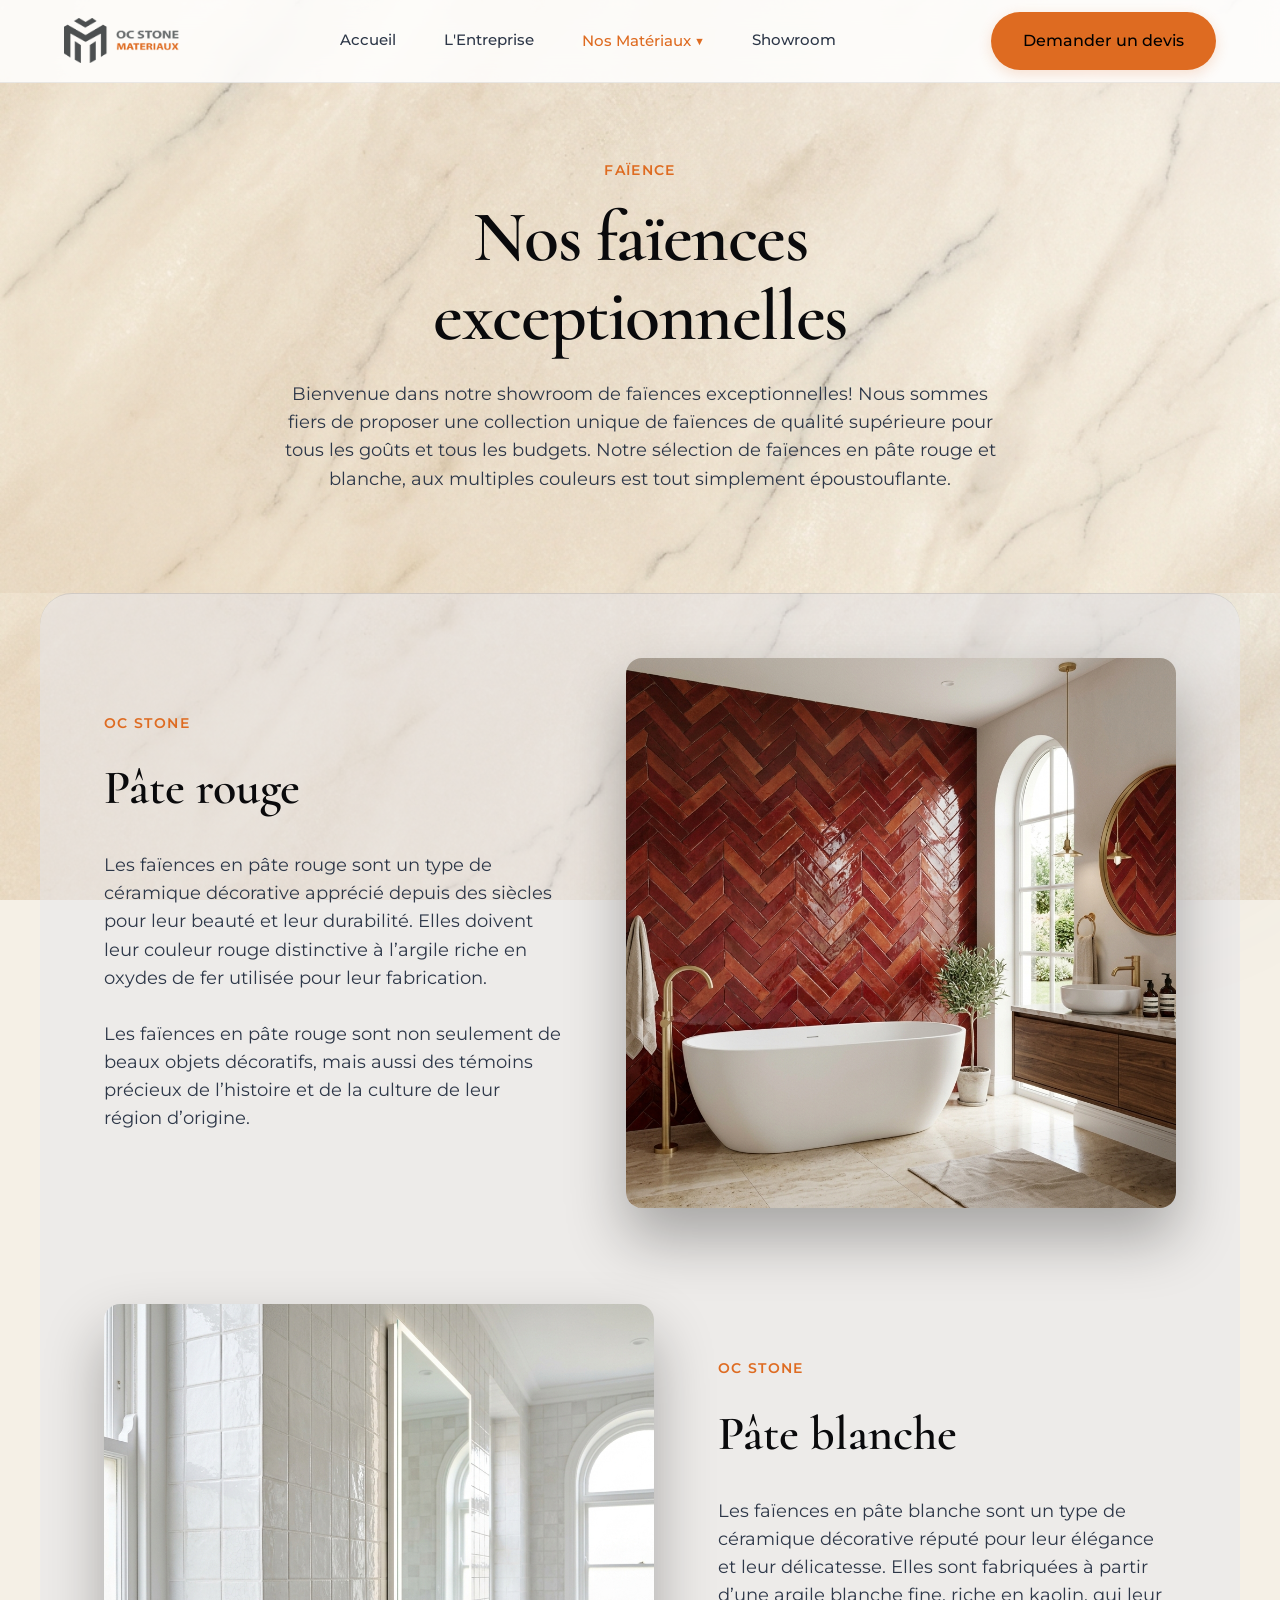
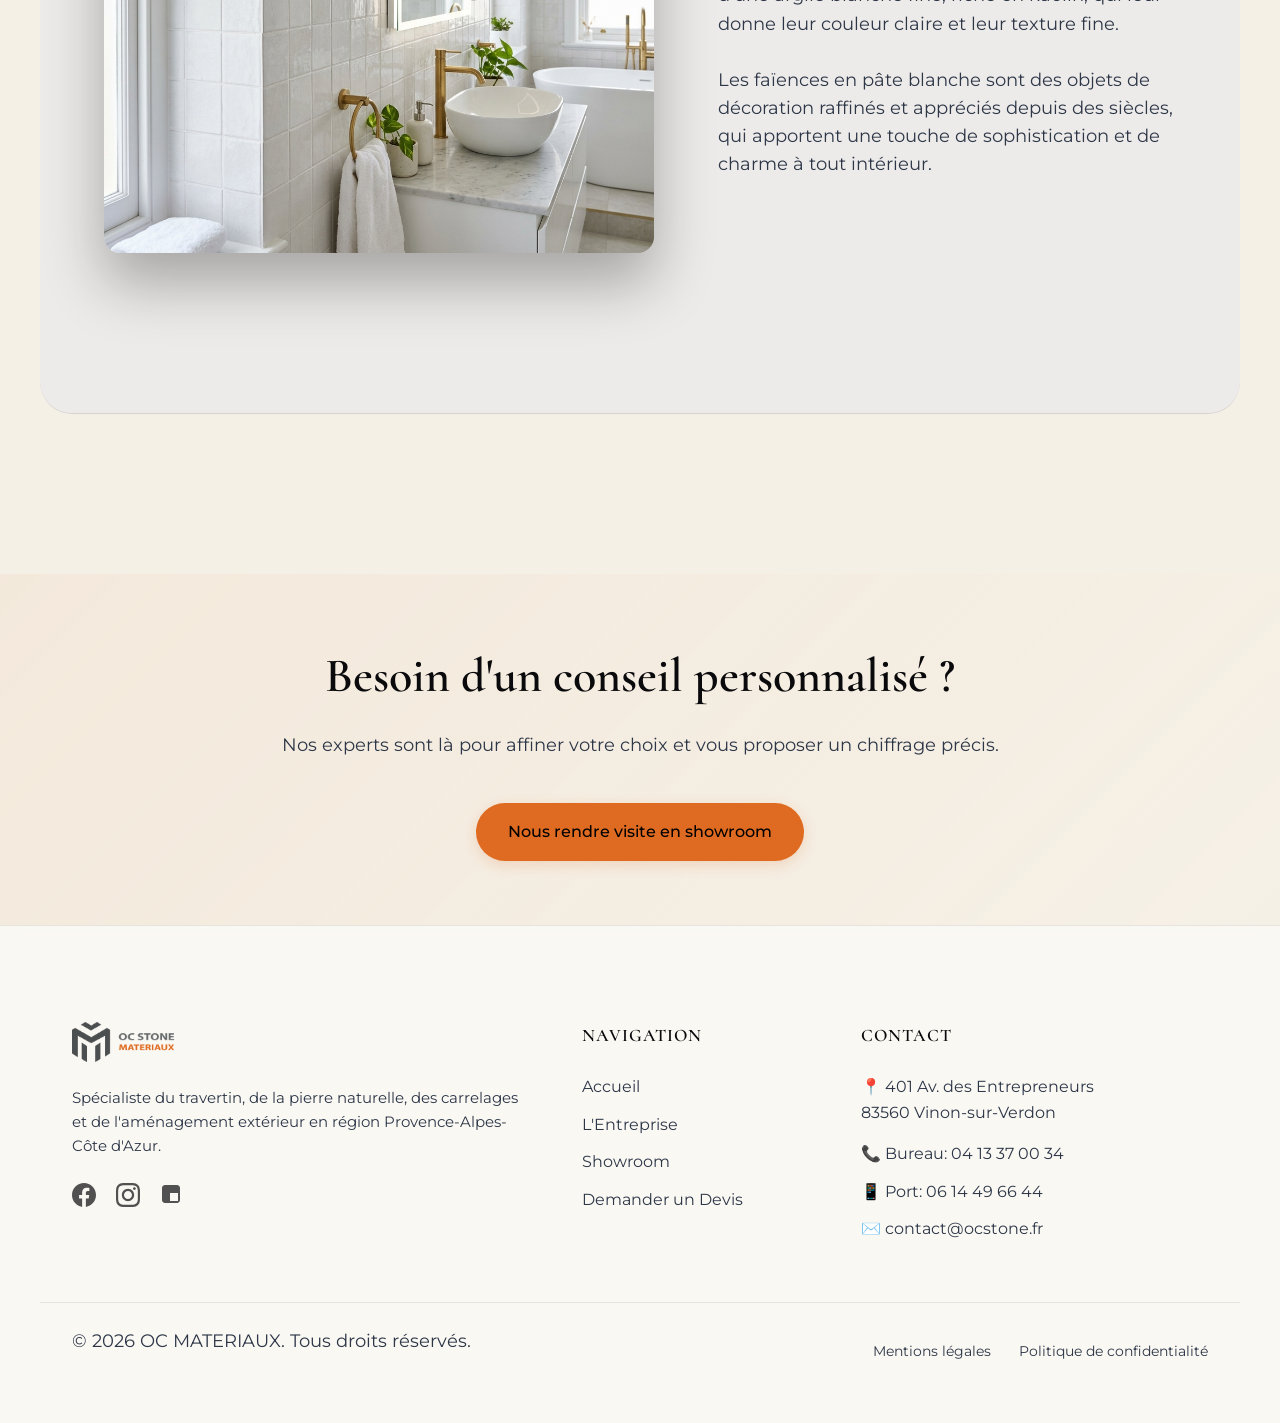
<file: faience.html>
<!DOCTYPE html>
<html lang="fr">
<head>
    <meta charset="UTF-8">
    <meta name="viewport" content="width=device-width, initial-scale=1.0">
    <title>Faïence | OC Stone Matériaux</title>
    <meta name="description" content="Découvrez notre sélection de faïences de qualité supérieure, pâte rouge et pâte blanche.">
        <meta http-equiv="Content-Security-Policy" content="upgrade-insecure-requests">
    <meta http-equiv="X-Content-Type-Options" content="nosniff">
    <link rel="stylesheet" href="styles.css">
    <link href="https://fonts.googleapis.com/css2?family=Cormorant:wght@400;500;600;700&family=Montserrat:wght@300;400;500;600&display=swap" rel="stylesheet">
</head>
<body>
    <header class="navbar">
        <div class="logo">
            <img loading="lazy" src="images/logo-orange.png" alt="OC Stone Logo">
        </div>
        <nav>
            <a href="index.html">Accueil</a>
            <a href="entreprise.html">L'Entreprise</a>
            <div class="nav-dropdown">
                <a href="#" class="no-nav active">Nos Matériaux ▼</a>
                <div class="dropdown-content">
                    <a href="carrelages.html">Carrelages</a>
                    <a href="travertin.html">Travertin</a>
                    <a href="faience.html">Faïence</a>
                    <a href="sanitaires.html">Sanitaires</a>
                    <a href="salle-de-bain.html">Salle de bain</a>
                    <a href="deco.html">Déco</a>
                </div>
            </div>
            <a href="showroom.html">Showroom</a>
        </nav>
        <div class="nav-actions">
            <a href="devis.html" class="btn-primary">Demander un devis</a>
        </div>
    </header>

    <main>
        <div class="orb orb-1"></div>
        <div class="orb orb-2"></div>
        
        <section class="hero-bg">
            <div class="container container-narrow text-center">
                <span class="subheading">FAÏENCE</span>
                <h1>Nos faïences exceptionnelles</h1>
                <p>Bienvenue dans notre showroom de faïences exceptionnelles! Nous sommes fiers de proposer une collection unique de faïences de qualité supérieure pour tous les goûts et tous les budgets. Notre sélection de faïences en pâte rouge et blanche, aux multiples couleurs est tout simplement époustouflante.</p>
            </div>
        </section>

        <section class="container product-section bg-light rounded-3xl p-4rem">
            
            <!-- Pâte rouge -->
            <div class="product-split">
                <div class="product-text">
                    <span class="subheading">OC STONE</span>
                    <h2>Pâte rouge</h2>
                    <p>Les faïences en pâte rouge sont un type de céramique décorative apprécié depuis des siècles pour leur beauté et leur durabilité. Elles doivent leur couleur rouge distinctive à l’argile riche en oxydes de fer utilisée pour leur fabrication.<br><br>Les faïences en pâte rouge sont non seulement de beaux objets décoratifs, mais aussi des témoins précieux de l’histoire et de la culture de leur région d’origine.</p>
                </div>
                <div class="product-image hover-lift">
                    <img loading="lazy" src="images/faience_rouge.png" alt="Faïence Pâte Rouge">
                </div>
            </div>

            <!-- Pâte blanche -->
            <div class="product-split">
                <div class="product-text">
                    <span class="subheading">OC STONE</span>
                    <h2>Pâte blanche</h2>
                    <p>Les faïences en pâte blanche sont un type de céramique décorative réputé pour leur élégance et leur délicatesse. Elles sont fabriquées à partir d’une argile blanche fine, riche en kaolin, qui leur donne leur couleur claire et leur texture fine.<br><br>Les faïences en pâte blanche sont des objets de décoration raffinés et appréciés depuis des siècles, qui apportent une touche de sophistication et de charme à tout intérieur.</p>
                </div>
                <div class="product-image hover-lift">
                    <img loading="lazy" src="images/faience_blanche.png" alt="Faïence Pâte Blanche">
                </div>
            </div>

        </section>

        <section class="cta-section mt-section">
            <div class="container container-narrow text-center effect-morphing">
                <h2>Besoin d'un conseil personnalisé ?</h2>
                <p>Nos experts sont là pour affiner votre choix et vous proposer un chiffrage précis.</p>
                <a href="showroom.html" class="btn-primary btn-large mt-4">Nous rendre visite en showroom</a>
            </div>
        </section>
    </main>

    <footer class="site-footer">
        <div class="footer-grid container">
            <div class="footer-col">
                <img loading="lazy" src="images/logo-orange.png" alt="OC Stone Logo" class="mb-1-5rem footer-logo">
                <p class="fs-0-95rem">Spécialiste du travertin, de la pierre naturelle, des carrelages et de l'aménagement extérieur en région Provence-Alpes-Côte d'Azur.</p>
                <div class="footer-social">
                    <a href="https://web.facebook.com/tony.oguz.3/?_rdc=10&_rdr#" target="_blank" rel="noopener" aria-label="Facebook">
                        <svg viewBox="0 0 24 24"><path d="M24 12.073c0-6.627-5.373-12-12-12s-12 5.373-12 12c0 5.99 4.388 10.954 10.125 11.854v-8.385H7.078v-3.47h3.047V9.43c0-3.007 1.792-4.669 4.533-4.669 1.312 0 2.686.235 2.686.235v2.953H15.83c-1.491 0-1.956.925-1.956 1.874v2.25h3.328l-.532 3.47h-2.796v8.385C19.612 23.027 24 18.062 24 12.073z"/></svg>
                    </a>
                    <a href="https://www.instagram.com/oc_stone_groupe/" target="_blank" rel="noopener" aria-label="Instagram">
                        <svg viewBox="0 0 24 24"><path d="M12 2.163c3.204 0 3.584.012 4.85.07 3.252.148 4.771 1.691 4.919 4.919.058 1.265.069 1.645.069 4.849 0 3.205-.012 3.584-.069 4.849-.149 3.225-1.664 4.771-4.919 4.919-1.266.058-1.644.07-4.85.07-3.204 0-3.584-.012-4.849-.07-3.26-.149-4.771-1.699-4.919-4.92-.058-1.265-.07-1.644-.07-4.849 0-3.204.013-3.583.07-4.849.149-3.227 1.664-4.771 4.919-4.919 1.266-.057 1.645-.069 4.849-.069zm0-2.163c-3.259 0-3.667.014-4.947.072-4.358.2-6.78 2.618-6.98 6.98-.059 1.281-.073 1.689-.073 4.948 0 3.259.014 3.668.072 4.948.2 4.358 2.618 6.78 6.98 6.98 1.281.058 1.689.072 4.948.072 3.259 0 3.668-.014 4.948-.072 4.354-.2 6.782-2.618 6.979-6.98.059-1.28.073-1.689.073-4.948 0-3.259-.014-3.667-.072-4.947-.196-4.354-2.617-6.78-6.979-6.98-1.281-.059-1.69-.073-4.949-.073zm0 5.838c-3.403 0-6.162 2.759-6.162 6.162s2.759 6.163 6.162 6.163 6.162-2.759 6.162-6.163-2.759-6.162-6.162-6.162zm0 10.162c-2.209 0-4-1.79-4-4 0-2.209 1.791-4 4-4s4 1.791 4 4c0 2.21-1.791 4-4 4zm6.406-11.845c-.796 0-1.441.645-1.441 1.44s.645 1.44 1.441 1.44c.795 0 1.439-.645 1.439-1.44s-.644-1.44-1.439-1.44z"/></svg>
                    </a>
                    <a href="https://www.leboncoin.fr/boutique/5520637/oc_stone_materiaux.htm" target="_blank" rel="noopener" aria-label="LeBonCoin">
                        <svg viewBox="0 0 24 24"><path d="M17 2H5C3.34 2 2 3.34 2 5v12c0 1.66 1.34 3 3 3h12c1.66 0 3-1.34 3-3V5c0-1.66-1.34-3-3-3zm1 16h-8v-8h8v8z"/></svg>
                    </a>
                </div>
            </div>
            
            <div class="footer-col">
                <h4>Navigation</h4>
                <ul>
                    <li><a href="index.html">Accueil</a></li>
                    <li><a href="entreprise.html">L'Entreprise</a></li>
                    <li><a href="showroom.html">Showroom</a></li>
                    <li><a href="devis.html">Demander un Devis</a></li>
                </ul>
            </div>
            
            <div class="footer-col">
                <h4>Contact</h4>
                <ul>
                    <li><a href="https://maps.app.goo.gl/pUawkvNC47tRd5L9A" target="_blank" rel="noopener">📍 401 Av. des Entrepreneurs<br>83560 Vinon-sur-Verdon</a></li>
                    <li class="mt-1rem"><a href="tel:+33413370034">📞 Bureau: 04 13 37 00 34</a></li>
                    <li><a href="tel:+33614496644">📱 Port: 06 14 49 66 44</a></li>
                    <li><a href="mailto:contact@ocstone.fr">✉️ contact@ocstone.fr</a></li>
                </ul>
            </div>
        </div>
        
        <div class="footer-bottom-bar container">
            <p>&copy; 2026 OC MATERIAUX. Tous droits réservés.</p>
            <div class="footer-bottom-links">
                <a href="#mentions">Mentions légales</a>
                <a href="#confidentialite">Politique de confidentialité</a>
            </div>
        </div>
    </footer>
    <script src="main.js"></script>
</body>
</html>
</file>
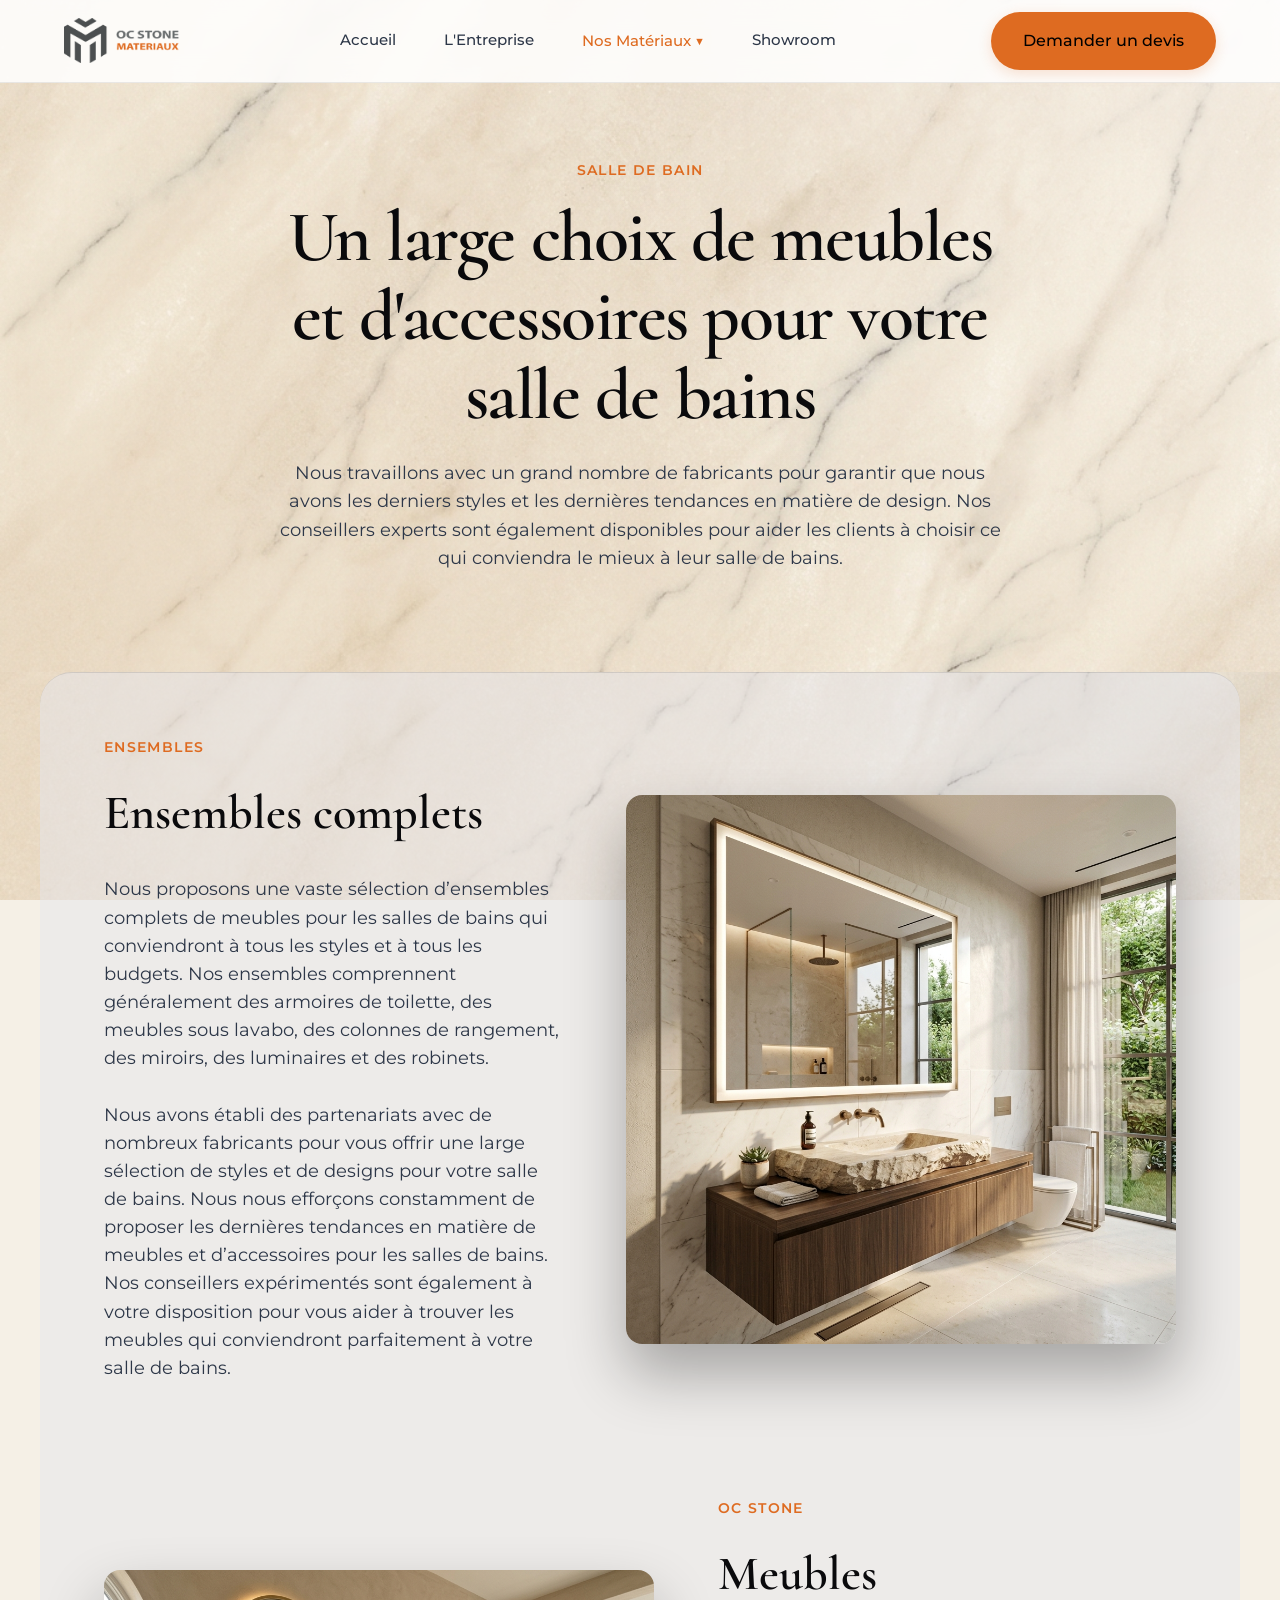
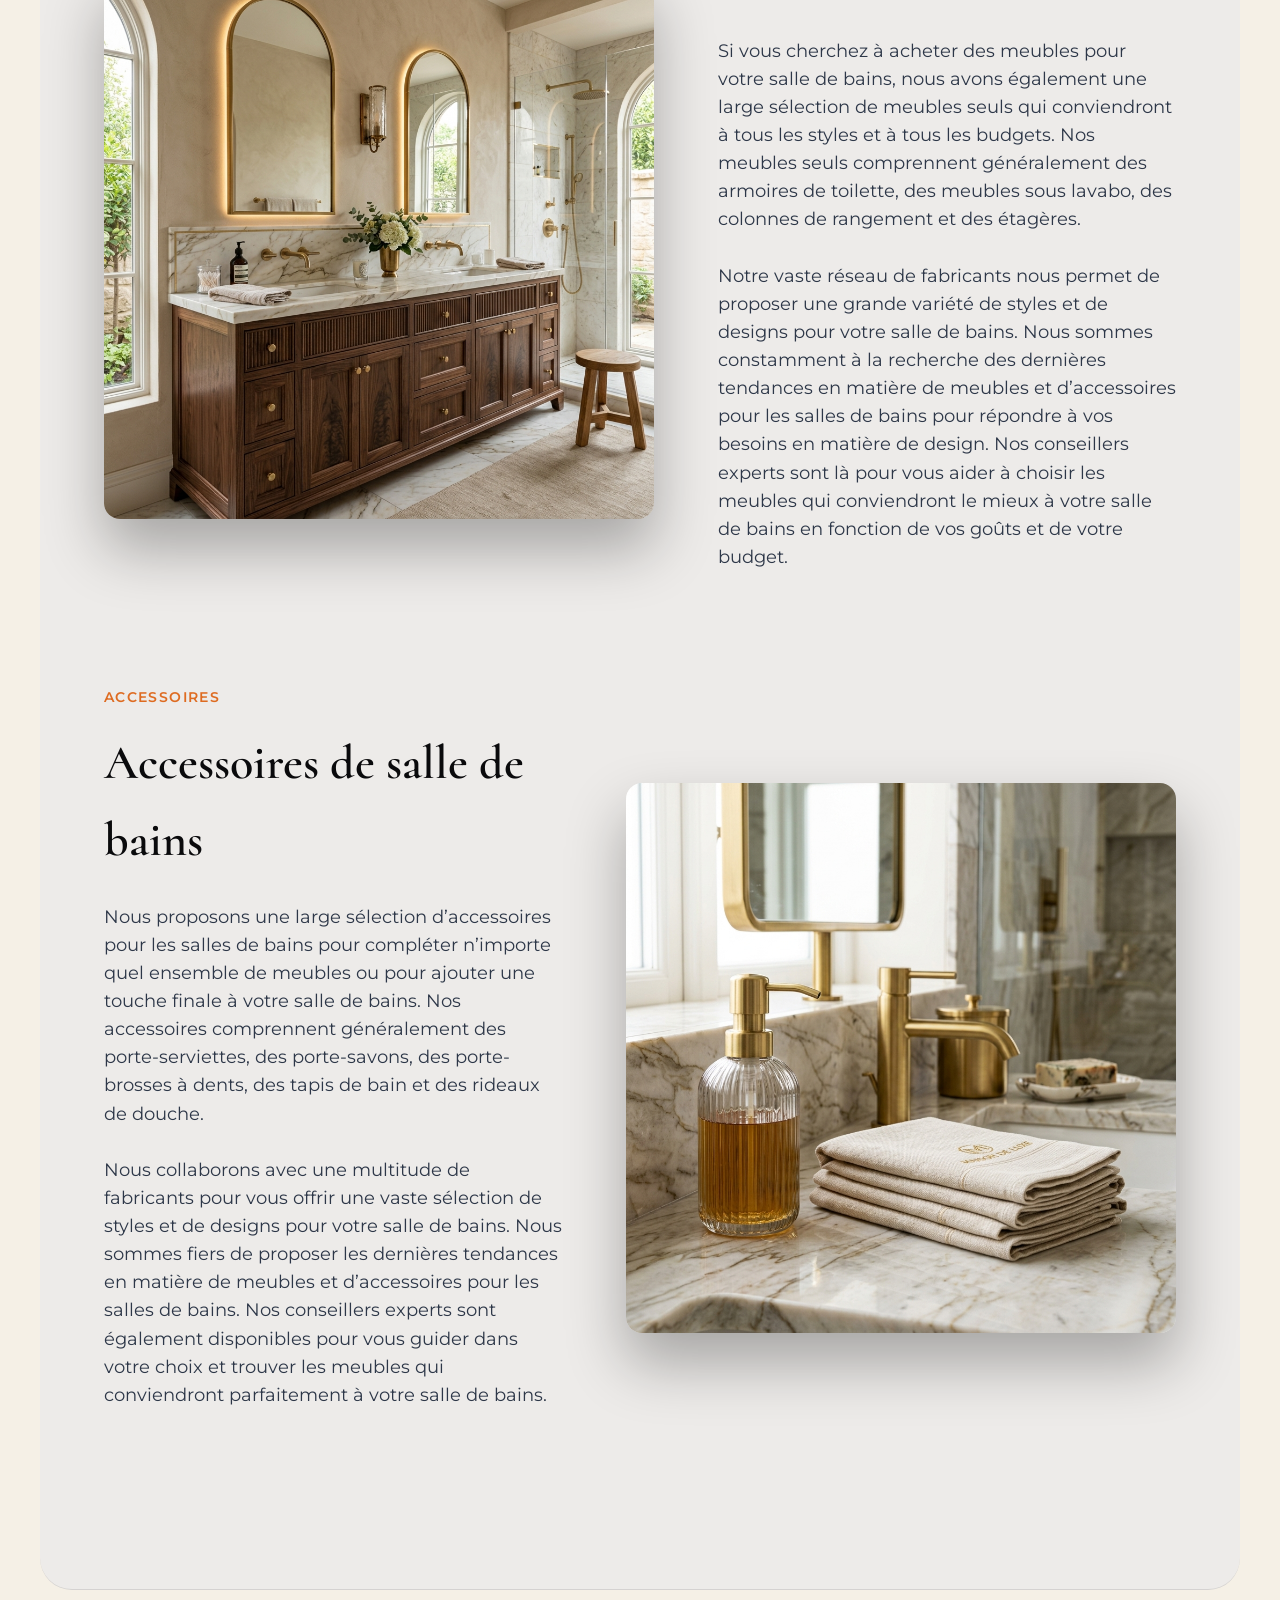
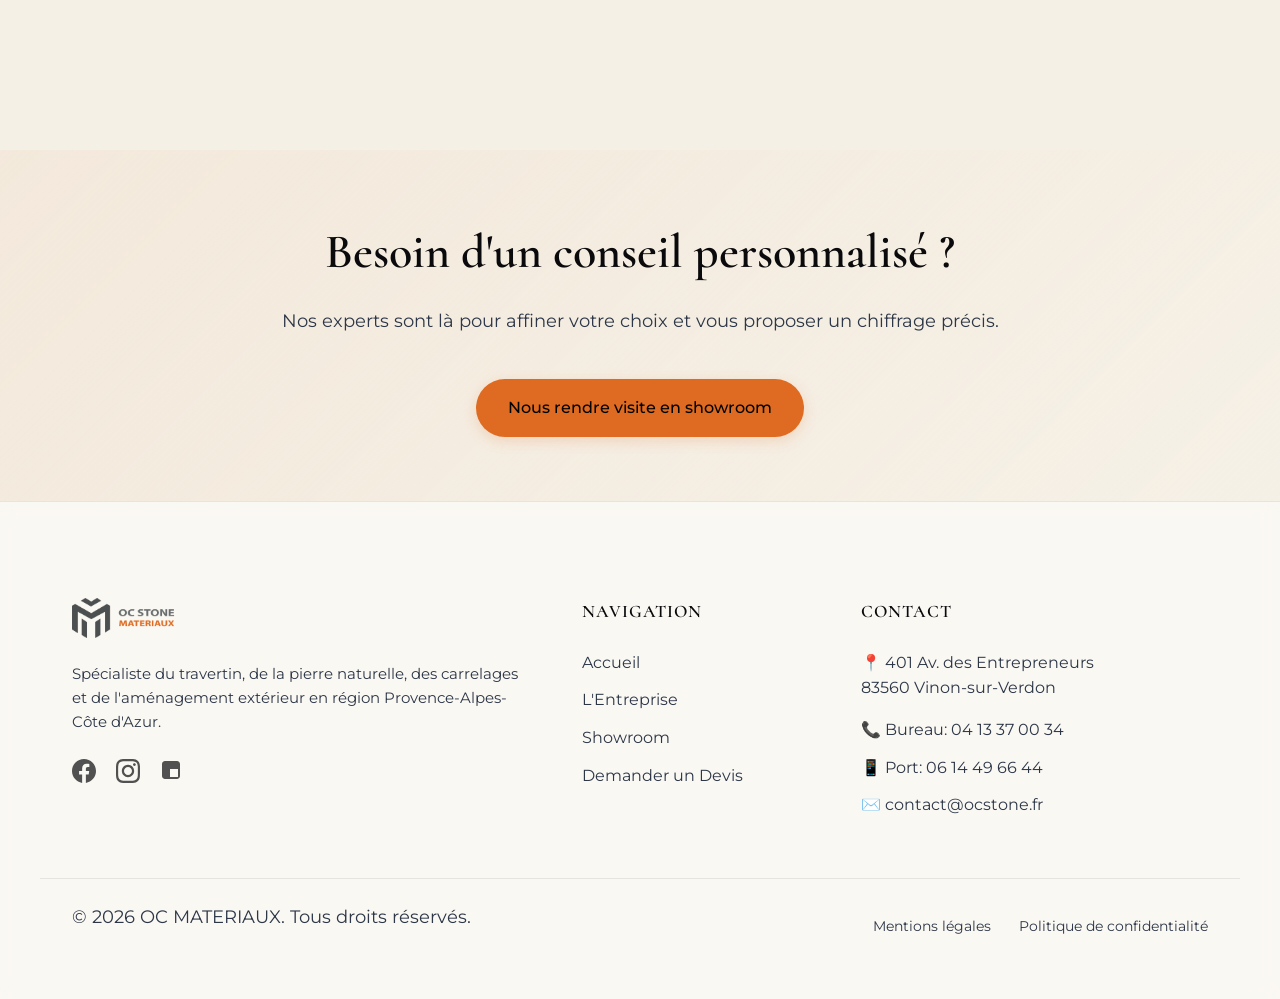
<file: salle-de-bain.html>
<!DOCTYPE html>
<html lang="fr">
<head>
    <meta charset="UTF-8">
    <meta name="viewport" content="width=device-width, initial-scale=1.0">
    <title>Salle de bain | OC Stone Matériaux</title>
    <meta name="description" content="Découvrez notre large choix de meubles, d'accessoires et d'ensembles complets pour votre salle de bains.">
        <meta http-equiv="Content-Security-Policy" content="upgrade-insecure-requests">
    <meta http-equiv="X-Content-Type-Options" content="nosniff">
    <link rel="stylesheet" href="styles.css">
    <link href="https://fonts.googleapis.com/css2?family=Cormorant:wght@400;500;600;700&family=Montserrat:wght@300;400;500;600&display=swap" rel="stylesheet">
</head>
<body>
    <header class="navbar">
        <div class="logo">
            <img loading="lazy" src="images/logo-orange.png" alt="OC Stone Logo">
        </div>
        <nav>
            <a href="index.html">Accueil</a>
            <a href="entreprise.html">L'Entreprise</a>
            <div class="nav-dropdown">
                <a href="#" class="no-nav active">Nos Matériaux ▼</a>
                <div class="dropdown-content">
                    <a href="carrelages.html">Carrelages</a>
                    <a href="travertin.html">Travertin</a>
                    <a href="faience.html">Faïence</a>
                    <a href="sanitaires.html">Sanitaires</a>
                    <a href="salle-de-bain.html">Salle de bain</a>
                    <a href="deco.html">Déco</a>
                </div>
            </div>
            <a href="showroom.html">Showroom</a>
        </nav>
        <div class="nav-actions">
            <a href="devis.html" class="btn-primary">Demander un devis</a>
        </div>
    </header>

    <main>
        <div class="orb orb-1"></div>
        <div class="orb orb-2"></div>
        
        <section class="hero-bg">
            <div class="container container-narrow text-center">
                <span class="subheading">SALLE DE BAIN</span>
                <h1>Un large choix de meubles et d'accessoires pour votre salle de bains</h1>
                <p>Nous travaillons avec un grand nombre de fabricants pour garantir que nous avons les derniers styles et les dernières tendances en matière de design. Nos conseillers experts sont également disponibles pour aider les clients à choisir ce qui conviendra le mieux à leur salle de bains.</p>
            </div>
        </section>

        <section class="container product-section bg-light rounded-3xl p-4rem">
            
            <!-- Ensembles complets -->
            <div class="product-split">
                <div class="product-text">
                    <span class="subheading">ENSEMBLES</span>
                    <h2>Ensembles complets</h2>
                    <p>Nous proposons une vaste sélection d’ensembles complets de meubles pour les salles de bains qui conviendront à tous les styles et à tous les budgets. Nos ensembles comprennent généralement des armoires de toilette, des meubles sous lavabo, des colonnes de rangement, des miroirs, des luminaires et des robinets.<br><br>Nous avons établi des partenariats avec de nombreux fabricants pour vous offrir une large sélection de styles et de designs pour votre salle de bains. Nous nous efforçons constamment de proposer les dernières tendances en matière de meubles et d’accessoires pour les salles de bains. Nos conseillers expérimentés sont également à votre disposition pour vous aider à trouver les meubles qui conviendront parfaitement à votre salle de bains.</p>
                </div>
                <div class="product-image hover-lift">
                    <img loading="lazy" src="images/sdb_ensembles.png" alt="Ensembles complets salle de bain">
                </div>
            </div>

            <!-- Meubles -->
            <div class="product-split">
                <div class="product-text">
                    <span class="subheading">OC STONE</span>
                    <h2>Meubles</h2>
                    <p>Si vous cherchez à acheter des meubles pour votre salle de bains, nous avons également une large sélection de meubles seuls qui conviendront à tous les styles et à tous les budgets. Nos meubles seuls comprennent généralement des armoires de toilette, des meubles sous lavabo, des colonnes de rangement et des étagères.<br><br>Notre vaste réseau de fabricants nous permet de proposer une grande variété de styles et de designs pour votre salle de bains. Nous sommes constamment à la recherche des dernières tendances en matière de meubles et d’accessoires pour les salles de bains pour répondre à vos besoins en matière de design. Nos conseillers experts sont là pour vous aider à choisir les meubles qui conviendront le mieux à votre salle de bains en fonction de vos goûts et de votre budget.</p>
                </div>
                <div class="product-image hover-lift">
                    <img loading="lazy" src="images/sdb_meubles.png" alt="Meubles de salle de bain">
                </div>
            </div>

            <!-- Accessoires -->
            <div class="product-split">
                <div class="product-text">
                    <span class="subheading">ACCESSOIRES</span>
                    <h2>Accessoires de salle de bains</h2>
                    <p>Nous proposons une large sélection d’accessoires pour les salles de bains pour compléter n’importe quel ensemble de meubles ou pour ajouter une touche finale à votre salle de bains. Nos accessoires comprennent généralement des porte-serviettes, des porte-savons, des porte-brosses à dents, des tapis de bain et des rideaux de douche.<br><br>Nous collaborons avec une multitude de fabricants pour vous offrir une vaste sélection de styles et de designs pour votre salle de bains. Nous sommes fiers de proposer les dernières tendances en matière de meubles et d’accessoires pour les salles de bains. Nos conseillers experts sont également disponibles pour vous guider dans votre choix et trouver les meubles qui conviendront parfaitement à votre salle de bains.</p>
                </div>
                <div class="product-image hover-lift">
                    <img loading="lazy" src="images/sdb_accessoires.png" alt="Accessoires de salle de bains">
                </div>
            </div>

        </section>

        <section class="cta-section mt-section">
            <div class="container container-narrow text-center effect-morphing">
                <h2>Besoin d'un conseil personnalisé ?</h2>
                <p>Nos experts sont là pour affiner votre choix et vous proposer un chiffrage précis.</p>
                <a href="showroom.html" class="btn-primary btn-large mt-4">Nous rendre visite en showroom</a>
            </div>
        </section>
    </main>

    <footer class="site-footer">
        <div class="footer-grid container">
            <div class="footer-col">
                <img loading="lazy" src="images/logo-orange.png" alt="OC Stone Logo" class="mb-1-5rem footer-logo">
                <p class="fs-0-95rem">Spécialiste du travertin, de la pierre naturelle, des carrelages et de l'aménagement extérieur en région Provence-Alpes-Côte d'Azur.</p>
                <div class="footer-social">
                    <a href="https://web.facebook.com/tony.oguz.3/?_rdc=10&_rdr#" target="_blank" rel="noopener" aria-label="Facebook">
                        <svg viewBox="0 0 24 24"><path d="M24 12.073c0-6.627-5.373-12-12-12s-12 5.373-12 12c0 5.99 4.388 10.954 10.125 11.854v-8.385H7.078v-3.47h3.047V9.43c0-3.007 1.792-4.669 4.533-4.669 1.312 0 2.686.235 2.686.235v2.953H15.83c-1.491 0-1.956.925-1.956 1.874v2.25h3.328l-.532 3.47h-2.796v8.385C19.612 23.027 24 18.062 24 12.073z"/></svg>
                    </a>
                    <a href="https://www.instagram.com/oc_stone_groupe/" target="_blank" rel="noopener" aria-label="Instagram">
                        <svg viewBox="0 0 24 24"><path d="M12 2.163c3.204 0 3.584.012 4.85.07 3.252.148 4.771 1.691 4.919 4.919.058 1.265.069 1.645.069 4.849 0 3.205-.012 3.584-.069 4.849-.149 3.225-1.664 4.771-4.919 4.919-1.266.058-1.644.07-4.85.07-3.204 0-3.584-.012-4.849-.07-3.26-.149-4.771-1.699-4.919-4.92-.058-1.265-.07-1.644-.07-4.849 0-3.204.013-3.583.07-4.849.149-3.227 1.664-4.771 4.919-4.919 1.266-.057 1.645-.069 4.849-.069zm0-2.163c-3.259 0-3.667.014-4.947.072-4.358.2-6.78 2.618-6.98 6.98-.059 1.281-.073 1.689-.073 4.948 0 3.259.014 3.668.072 4.948.2 4.358 2.618 6.78 6.98 6.98 1.281.058 1.689.072 4.948.072 3.259 0 3.668-.014 4.948-.072 4.354-.2 6.782-2.618 6.979-6.98.059-1.28.073-1.689.073-4.948 0-3.259-.014-3.667-.072-4.947-.196-4.354-2.617-6.78-6.979-6.98-1.281-.059-1.69-.073-4.949-.073zm0 5.838c-3.403 0-6.162 2.759-6.162 6.162s2.759 6.163 6.162 6.163 6.162-2.759 6.162-6.163-2.759-6.162-6.162-6.162zm0 10.162c-2.209 0-4-1.79-4-4 0-2.209 1.791-4 4-4s4 1.791 4 4c0 2.21-1.791 4-4 4zm6.406-11.845c-.796 0-1.441.645-1.441 1.44s.645 1.44 1.441 1.44c.795 0 1.439-.645 1.439-1.44s-.644-1.44-1.439-1.44z"/></svg>
                    </a>
                    <a href="https://www.leboncoin.fr/boutique/5520637/oc_stone_materiaux.htm" target="_blank" rel="noopener" aria-label="LeBonCoin">
                        <svg viewBox="0 0 24 24"><path d="M17 2H5C3.34 2 2 3.34 2 5v12c0 1.66 1.34 3 3 3h12c1.66 0 3-1.34 3-3V5c0-1.66-1.34-3-3-3zm1 16h-8v-8h8v8z"/></svg>
                    </a>
                </div>
            </div>
            
            <div class="footer-col">
                <h4>Navigation</h4>
                <ul>
                    <li><a href="index.html">Accueil</a></li>
                    <li><a href="entreprise.html">L'Entreprise</a></li>
                    <li><a href="showroom.html">Showroom</a></li>
                    <li><a href="devis.html">Demander un Devis</a></li>
                </ul>
            </div>
            
            <div class="footer-col">
                <h4>Contact</h4>
                <ul>
                    <li><a href="https://maps.app.goo.gl/pUawkvNC47tRd5L9A" target="_blank" rel="noopener">📍 401 Av. des Entrepreneurs<br>83560 Vinon-sur-Verdon</a></li>
                    <li class="mt-1rem"><a href="tel:+33413370034">📞 Bureau: 04 13 37 00 34</a></li>
                    <li><a href="tel:+33614496644">📱 Port: 06 14 49 66 44</a></li>
                    <li><a href="mailto:contact@ocstone.fr">✉️ contact@ocstone.fr</a></li>
                </ul>
            </div>
        </div>
        
        <div class="footer-bottom-bar container">
            <p>&copy; 2026 OC MATERIAUX. Tous droits réservés.</p>
            <div class="footer-bottom-links">
                <a href="#mentions">Mentions légales</a>
                <a href="#confidentialite">Politique de confidentialité</a>
            </div>
        </div>
    </footer>
    <script src="main.js"></script>
</body>
</html>
</file>
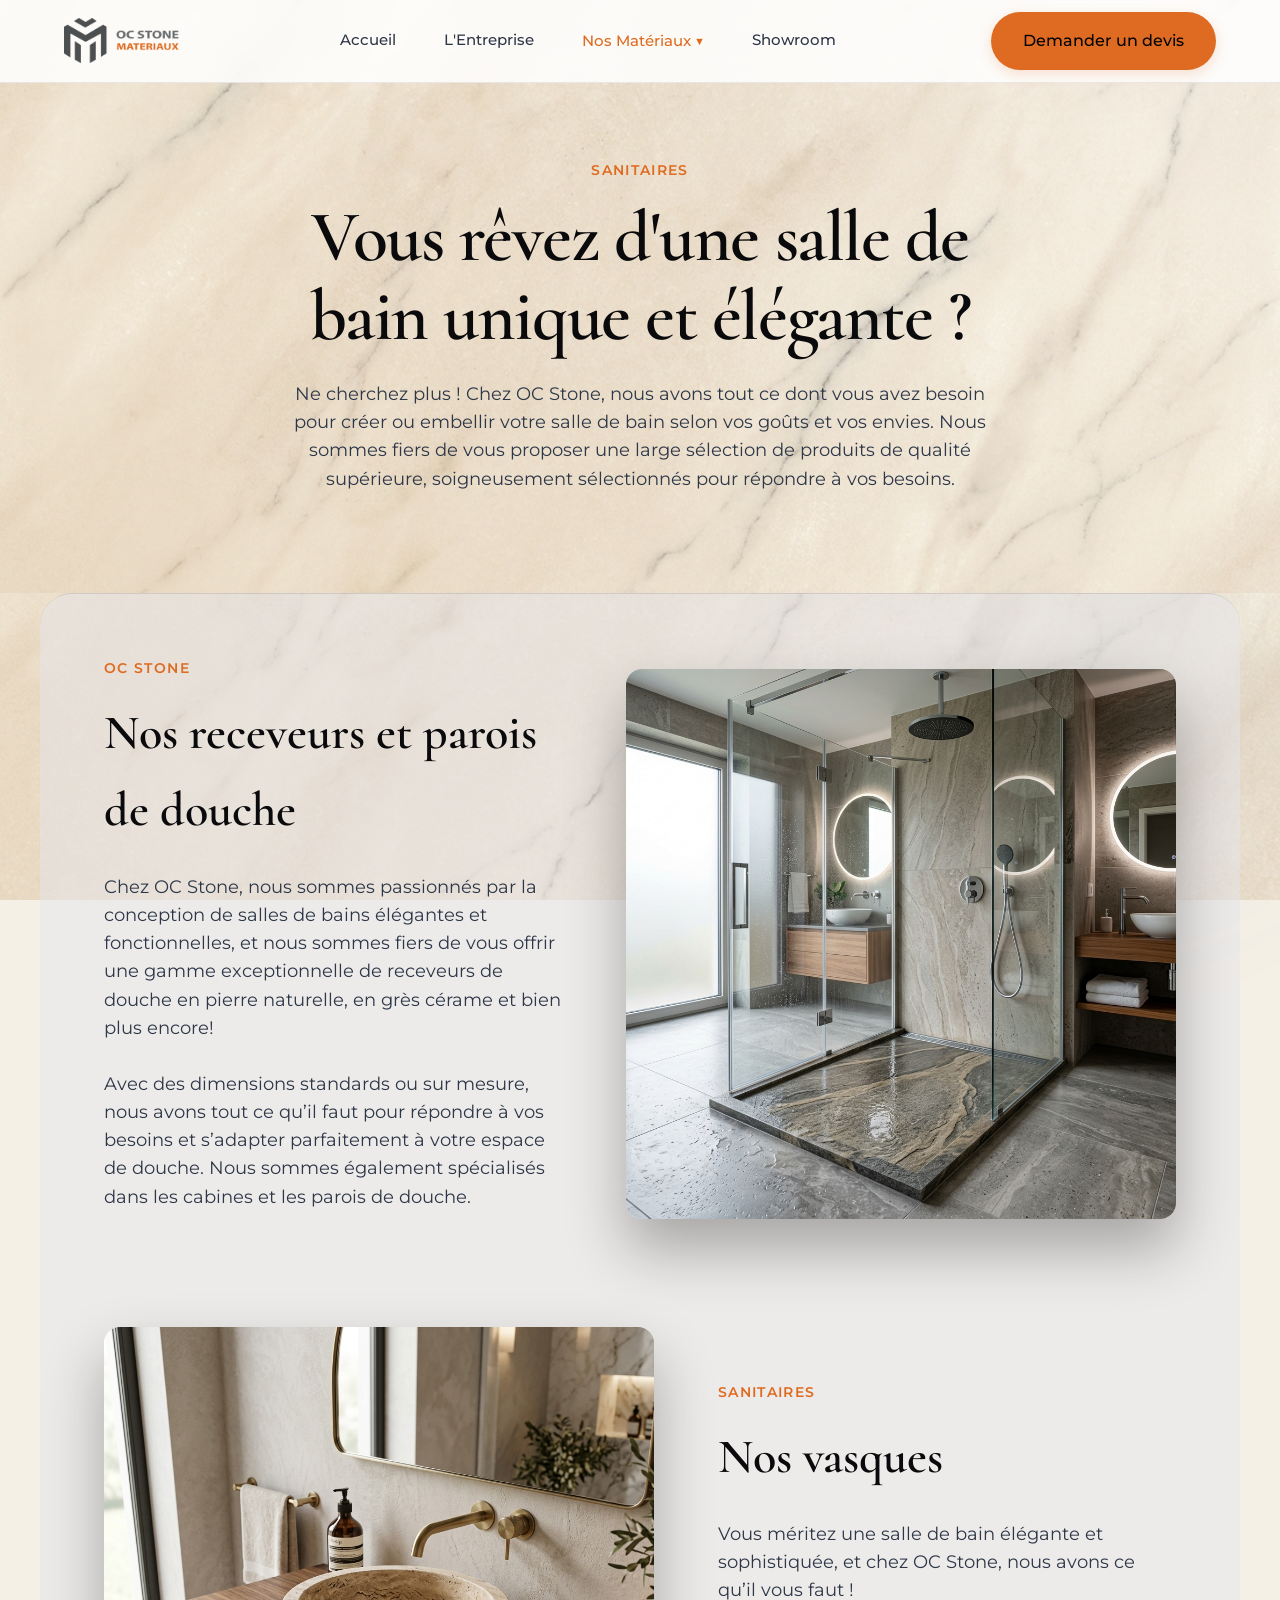
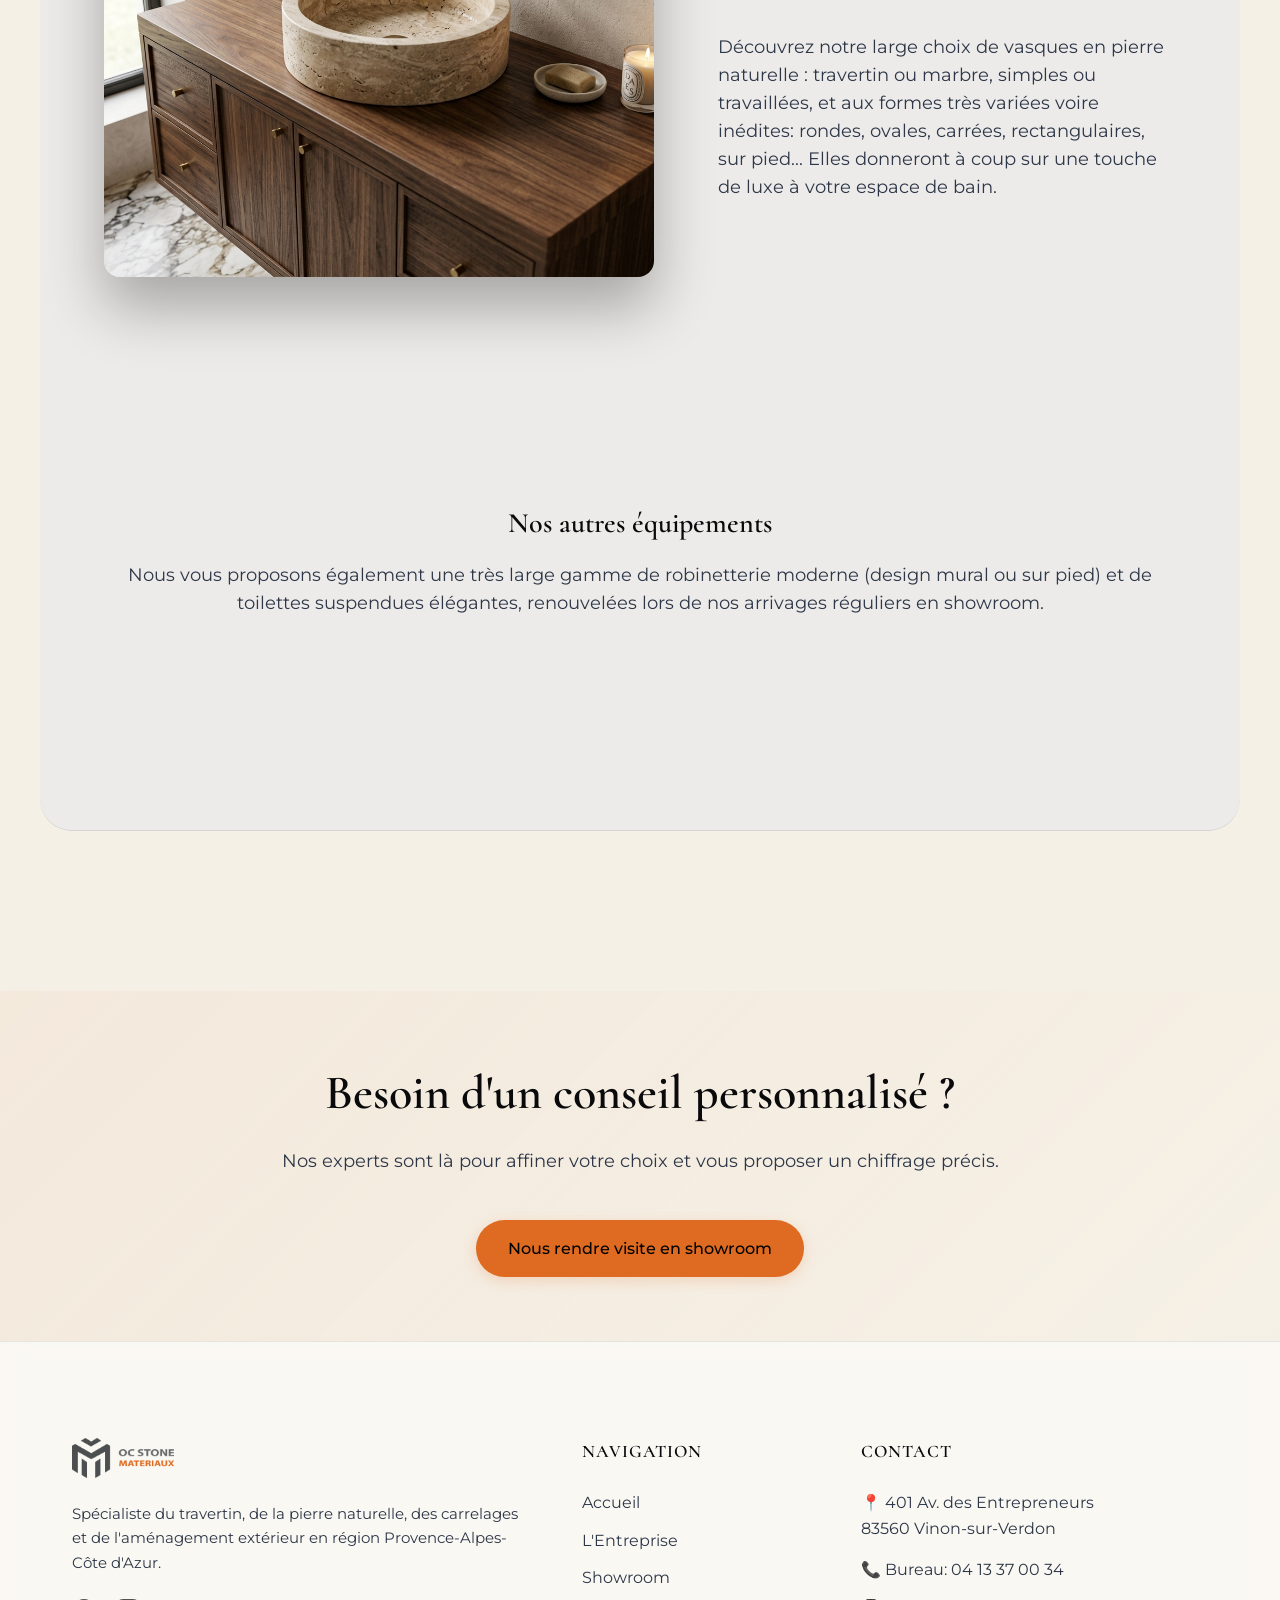
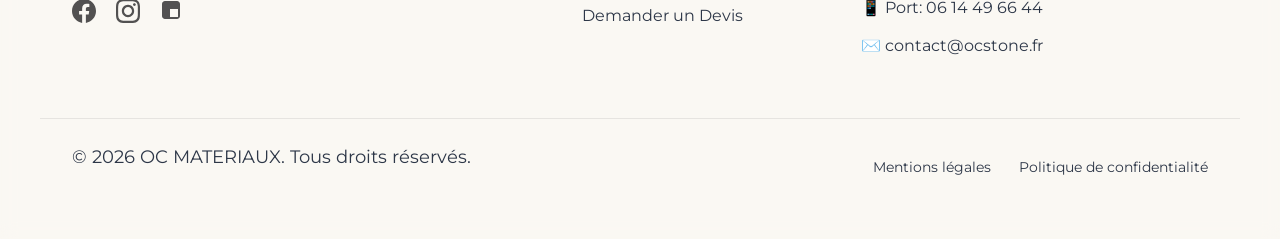
<file: sanitaires.html>
<!DOCTYPE html>
<html lang="fr">
<head>
    <meta charset="UTF-8">
    <meta name="viewport" content="width=device-width, initial-scale=1.0">
    <title>Sanitaires | OC Stone Matériaux</title>
    <meta name="description" content="Découvrez nos receveurs et vasques en pierre naturelle pour votre salle de bain.">
        <meta http-equiv="Content-Security-Policy" content="upgrade-insecure-requests">
    <meta http-equiv="X-Content-Type-Options" content="nosniff">
    <link rel="stylesheet" href="styles.css">
    <link href="https://fonts.googleapis.com/css2?family=Cormorant:wght@400;500;600;700&family=Montserrat:wght@300;400;500;600&display=swap" rel="stylesheet">
</head>
<body>
    <header class="navbar">
        <div class="logo">
            <img loading="lazy" src="images/logo-orange.png" alt="OC Stone Logo">
        </div>
        <nav>
            <a href="index.html">Accueil</a>
            <a href="entreprise.html">L'Entreprise</a>
            <div class="nav-dropdown">
                <a href="#" class="no-nav active">Nos Matériaux ▼</a>
                <div class="dropdown-content">
                    <a href="carrelages.html">Carrelages</a>
                    <a href="travertin.html">Travertin</a>
                    <a href="faience.html">Faïence</a>
                    <a href="sanitaires.html">Sanitaires</a>
                    <a href="salle-de-bain.html">Salle de bain</a>
                    <a href="deco.html">Déco</a>
                </div>
            </div>
            <a href="showroom.html">Showroom</a>
        </nav>
        <div class="nav-actions">
            <a href="devis.html" class="btn-primary">Demander un devis</a>
        </div>
    </header>

    <main>
        <div class="orb orb-1"></div>
        <div class="orb orb-2"></div>
        
        <section class="hero-bg">
            <div class="container container-narrow text-center">
                <span class="subheading">SANITAIRES</span>
                <h1>Vous rêvez d'une salle de bain unique et élégante ?</h1>
                <p>Ne cherchez plus ! Chez OC Stone, nous avons tout ce dont vous avez besoin pour créer ou embellir votre salle de bain selon vos goûts et vos envies. Nous sommes fiers de vous proposer une large sélection de produits de qualité supérieure, soigneusement sélectionnés pour répondre à vos besoins.</p>
            </div>
        </section>

        <section class="container product-section bg-light rounded-3xl p-4rem">
            
            <!-- Receveurs et parois de douche -->
            <div class="product-split">
                <div class="product-text">
                    <span class="subheading">OC STONE</span>
                    <h2>Nos receveurs et parois de douche</h2>
                    <p>Chez OC Stone, nous sommes passionnés par la conception de salles de bains élégantes et fonctionnelles, et nous sommes fiers de vous offrir une gamme exceptionnelle de receveurs de douche en pierre naturelle, en grès cérame et bien plus encore!<br><br>Avec des dimensions standards ou sur mesure, nous avons tout ce qu’il faut pour répondre à vos besoins et s’adapter parfaitement à votre espace de douche. Nous sommes également spécialisés dans les cabines et les parois de douche.</p>
                </div>
                <div class="product-image hover-lift">
                    <img loading="lazy" src="images/san_receveur.png" alt="Receveurs et parois de douche">
                </div>
            </div>

            <!-- Vasques -->
            <div class="product-split">
                <div class="product-text">
                    <span class="subheading">SANITAIRES</span>
                    <h2>Nos vasques</h2>
                    <p>Vous méritez une salle de bain élégante et sophistiquée, et chez OC Stone, nous avons ce qu’il vous faut !<br><br>Découvrez notre large choix de vasques en pierre naturelle : travertin ou marbre, simples ou travaillées, et aux formes très variées voire inédites: rondes, ovales, carrées, rectangulaires, sur pied... Elles donneront à coup sur une touche de luxe à votre espace de bain.</p>
                </div>
                <div class="product-image hover-lift">
                    <img loading="lazy" src="images/san_vasque.png" alt="Vasques en pierre naturelle">
                </div>
            </div>

            <!-- Note about stock -->
            <div class="text-center mt-section pt-section">
                <h3>Nos autres équipements</h3>
                <p>Nous vous proposons également une très large gamme de robinetterie moderne (design mural ou sur pied) et de toilettes suspendues élégantes, renouvelées lors de nos arrivages réguliers en showroom.</p>
            </div>

        </section>

        <section class="cta-section mt-section">
            <div class="container container-narrow text-center effect-morphing">
                <h2>Besoin d'un conseil personnalisé ?</h2>
                <p>Nos experts sont là pour affiner votre choix et vous proposer un chiffrage précis.</p>
                <a href="showroom.html" class="btn-primary btn-large mt-4">Nous rendre visite en showroom</a>
            </div>
        </section>
    </main>

    <footer class="site-footer">
        <div class="footer-grid container">
            <div class="footer-col">
                <img loading="lazy" src="images/logo-orange.png" alt="OC Stone Logo" class="mb-1-5rem footer-logo">
                <p class="fs-0-95rem">Spécialiste du travertin, de la pierre naturelle, des carrelages et de l'aménagement extérieur en région Provence-Alpes-Côte d'Azur.</p>
                <div class="footer-social">
                    <a href="https://web.facebook.com/tony.oguz.3/?_rdc=10&_rdr#" target="_blank" rel="noopener" aria-label="Facebook">
                        <svg viewBox="0 0 24 24"><path d="M24 12.073c0-6.627-5.373-12-12-12s-12 5.373-12 12c0 5.99 4.388 10.954 10.125 11.854v-8.385H7.078v-3.47h3.047V9.43c0-3.007 1.792-4.669 4.533-4.669 1.312 0 2.686.235 2.686.235v2.953H15.83c-1.491 0-1.956.925-1.956 1.874v2.25h3.328l-.532 3.47h-2.796v8.385C19.612 23.027 24 18.062 24 12.073z"/></svg>
                    </a>
                    <a href="https://www.instagram.com/oc_stone_groupe/" target="_blank" rel="noopener" aria-label="Instagram">
                        <svg viewBox="0 0 24 24"><path d="M12 2.163c3.204 0 3.584.012 4.85.07 3.252.148 4.771 1.691 4.919 4.919.058 1.265.069 1.645.069 4.849 0 3.205-.012 3.584-.069 4.849-.149 3.225-1.664 4.771-4.919 4.919-1.266.058-1.644.07-4.85.07-3.204 0-3.584-.012-4.849-.07-3.26-.149-4.771-1.699-4.919-4.92-.058-1.265-.07-1.644-.07-4.849 0-3.204.013-3.583.07-4.849.149-3.227 1.664-4.771 4.919-4.919 1.266-.057 1.645-.069 4.849-.069zm0-2.163c-3.259 0-3.667.014-4.947.072-4.358.2-6.78 2.618-6.98 6.98-.059 1.281-.073 1.689-.073 4.948 0 3.259.014 3.668.072 4.948.2 4.358 2.618 6.78 6.98 6.98 1.281.058 1.689.072 4.948.072 3.259 0 3.668-.014 4.948-.072 4.354-.2 6.782-2.618 6.979-6.98.059-1.28.073-1.689.073-4.948 0-3.259-.014-3.667-.072-4.947-.196-4.354-2.617-6.78-6.979-6.98-1.281-.059-1.69-.073-4.949-.073zm0 5.838c-3.403 0-6.162 2.759-6.162 6.162s2.759 6.163 6.162 6.163 6.162-2.759 6.162-6.163-2.759-6.162-6.162-6.162zm0 10.162c-2.209 0-4-1.79-4-4 0-2.209 1.791-4 4-4s4 1.791 4 4c0 2.21-1.791 4-4 4zm6.406-11.845c-.796 0-1.441.645-1.441 1.44s.645 1.44 1.441 1.44c.795 0 1.439-.645 1.439-1.44s-.644-1.44-1.439-1.44z"/></svg>
                    </a>
                    <a href="https://www.leboncoin.fr/boutique/5520637/oc_stone_materiaux.htm" target="_blank" rel="noopener" aria-label="LeBonCoin">
                        <svg viewBox="0 0 24 24"><path d="M17 2H5C3.34 2 2 3.34 2 5v12c0 1.66 1.34 3 3 3h12c1.66 0 3-1.34 3-3V5c0-1.66-1.34-3-3-3zm1 16h-8v-8h8v8z"/></svg>
                    </a>
                </div>
            </div>
            
            <div class="footer-col">
                <h4>Navigation</h4>
                <ul>
                    <li><a href="index.html">Accueil</a></li>
                    <li><a href="entreprise.html">L'Entreprise</a></li>
                    <li><a href="showroom.html">Showroom</a></li>
                    <li><a href="devis.html">Demander un Devis</a></li>
                </ul>
            </div>
            
            <div class="footer-col">
                <h4>Contact</h4>
                <ul>
                    <li><a href="https://maps.app.goo.gl/pUawkvNC47tRd5L9A" target="_blank" rel="noopener">📍 401 Av. des Entrepreneurs<br>83560 Vinon-sur-Verdon</a></li>
                    <li class="mt-1rem"><a href="tel:+33413370034">📞 Bureau: 04 13 37 00 34</a></li>
                    <li><a href="tel:+33614496644">📱 Port: 06 14 49 66 44</a></li>
                    <li><a href="mailto:contact@ocstone.fr">✉️ contact@ocstone.fr</a></li>
                </ul>
            </div>
        </div>
        
        <div class="footer-bottom-bar container">
            <p>&copy; 2026 OC MATERIAUX. Tous droits réservés.</p>
            <div class="footer-bottom-links">
                <a href="#mentions">Mentions légales</a>
                <a href="#confidentialite">Politique de confidentialité</a>
            </div>
        </div>
    </footer>
    <script src="main.js"></script>
</body>
</html>
</file>
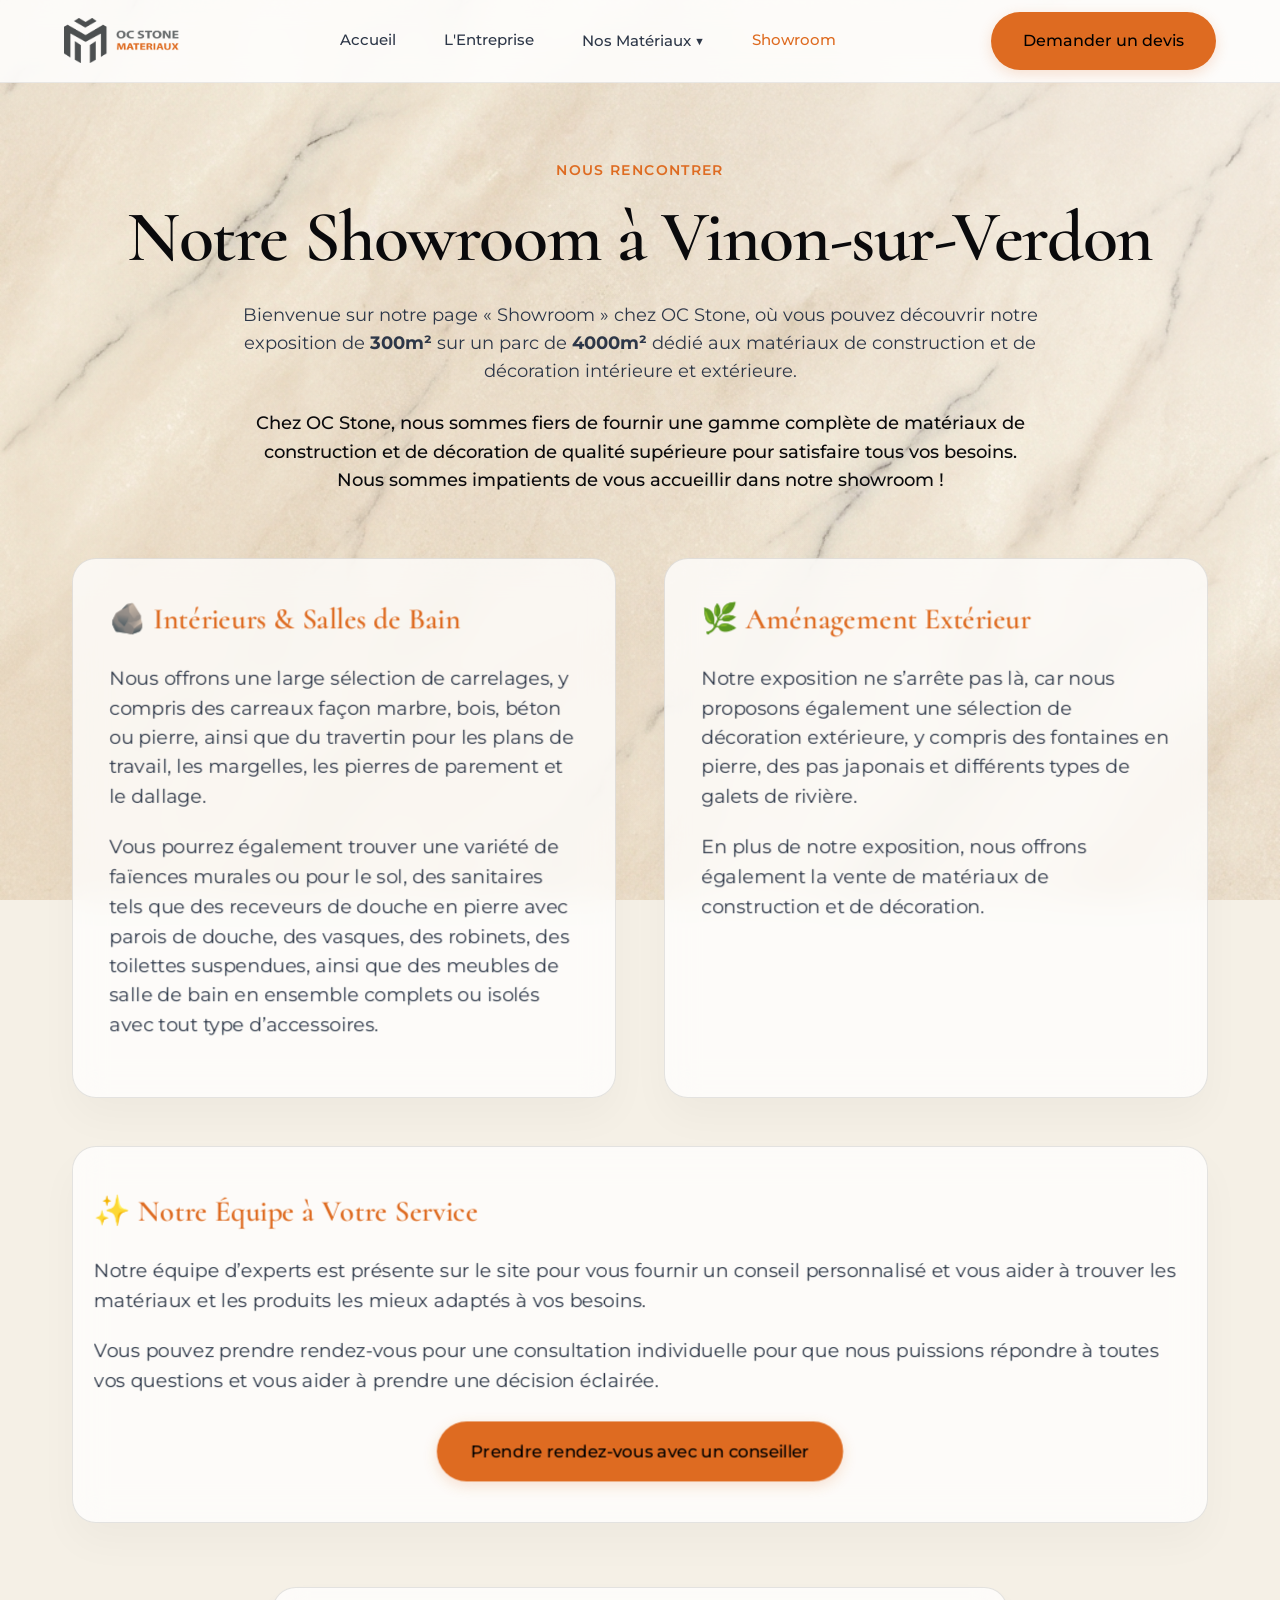
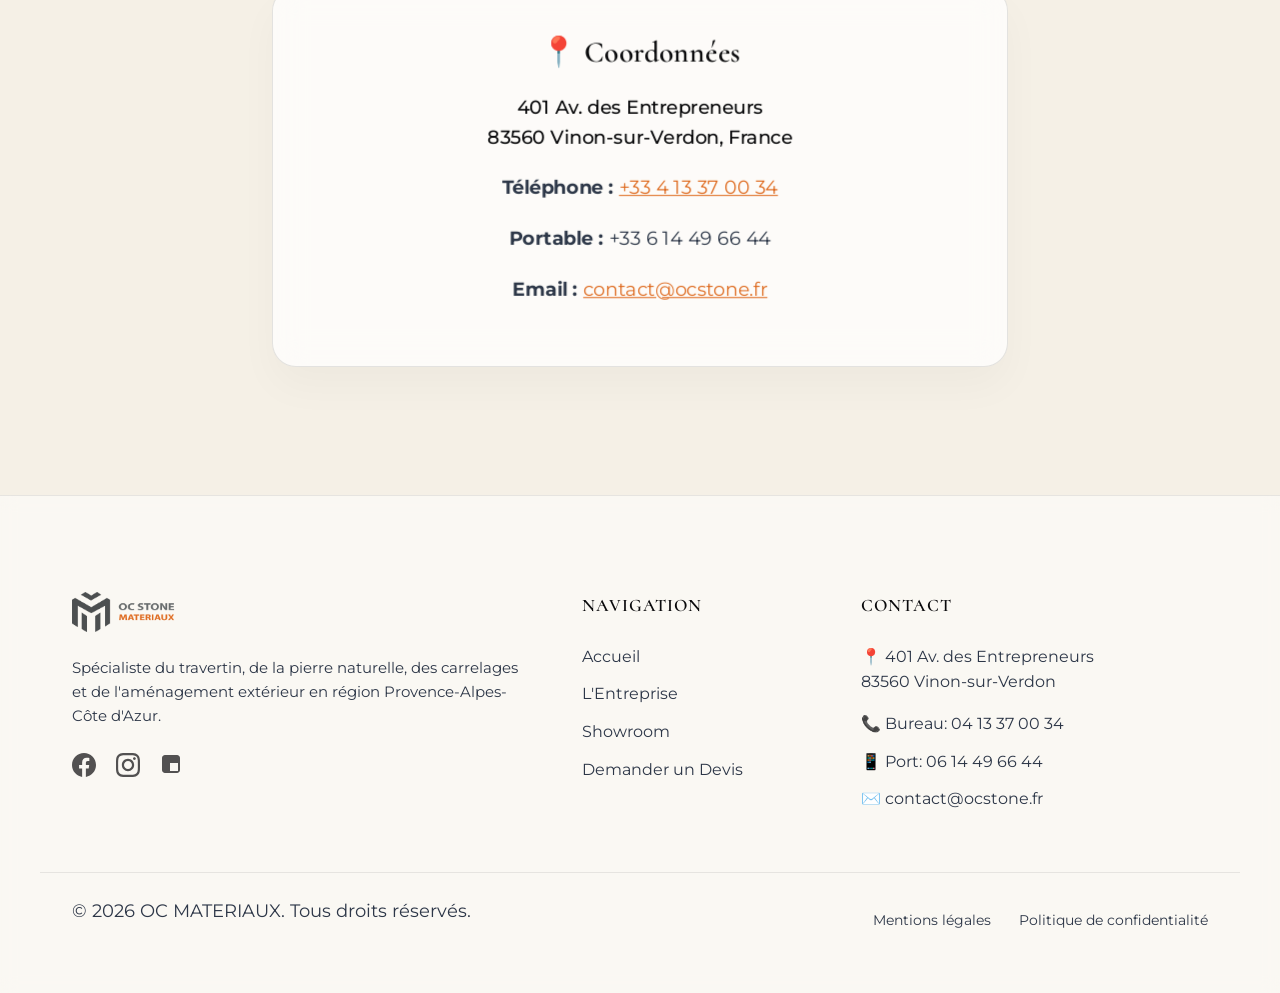
<file: showroom.html>
<!DOCTYPE html>
<html lang="fr">

<head>
    <meta charset="UTF-8">
    <meta name="viewport" content="width=device-width, initial-scale=1.0">
    <title>Showroom & Devis | OC Stone Matériaux</title>
    <meta name="description"
        content="Venez nous rendre visite dans notre showroom à Vinon-sur-Verdon. Rencontrez nos experts et planifiez vos projets.">
        <meta http-equiv="Content-Security-Policy" content="upgrade-insecure-requests">
    <meta http-equiv="X-Content-Type-Options" content="nosniff">
    <link rel="stylesheet" href="styles.css">
    <link
        href="https://fonts.googleapis.com/css2?family=Cormorant:wght@400;500;600;700&family=Montserrat:wght@300;400;500;600&display=swap"
        rel="stylesheet">
</head>

<body>
    <header class="navbar">
        <div class="logo">
            <img loading="lazy" src="images/logo-orange.png" alt="OC Stone Logo">
        </div>
        <nav>
            <a href="index.html">Accueil</a>
            <a href="entreprise.html">L'Entreprise</a>
            <div class="nav-dropdown">
                <a href="javascript:void(0)" class="no-nav">Nos Matériaux ▼</a>
                <div class="dropdown-content">
                    <a href="carrelages.html">Carrelages</a>
                    <a href="travertin.html">Travertin</a>
                    <a href="faience.html">Faïence</a>
                    <a href="sanitaires.html">Sanitaires</a>
                    <a href="salle-de-bain.html">Salle de bain</a>
                    <a href="deco.html">Déco</a>
                </div>
            </div>
            <a href="showroom.html" class="active">Showroom</a>
        </nav>
        <div class="nav-actions">
            <a href="devis.html" class="btn-primary">Demander un devis</a>
        </div>
    </header>

    <main>
        <section class="pt-section pt-10rem">
            <div class="container text-center staggered-reveal">
                <span class="subheading">NOUS RENCONTRER</span>
                <h1>Notre Showroom à Vinon-sur-Verdon</h1>
                <p class="container-narrow m-auto">Bienvenue sur notre page « Showroom » chez OC Stone, où vous pouvez découvrir notre exposition de <strong>300m²</strong> sur un parc de <strong>4000m²</strong> dédié aux matériaux de construction et de décoration intérieure et extérieure.</p>
                
                <p class="container-narrow m-auto mt-1-5rem text-main-strong fs-1-1rem">Chez OC Stone, nous sommes fiers de fournir une gamme complète de matériaux de construction et de décoration de qualité supérieure pour satisfaire tous vos besoins. Nous sommes impatients de vous accueillir dans notre showroom !</p>
                
                <div class="pillars-grid mt-4rem">
                    <div class="glass-card hover-lift text-left">
                        <h3 class="color-primary mb-1-25rem">🪨 Intérieurs & Salles de Bain</h3>
                        <p>Nous offrons une large sélection de carrelages, y compris des carreaux façon marbre, bois, béton ou pierre, ainsi que du travertin pour les plans de travail, les margelles, les pierres de parement et le dallage.</p>
                        <p>Vous pourrez également trouver une variété de faïences murales ou pour le sol, des sanitaires tels que des receveurs de douche en pierre avec parois de douche, des vasques, des robinets, des toilettes suspendues, ainsi que des meubles de salle de bain en ensemble complets ou isolés avec tout type d’accessoires.</p>
                    </div>
                    
                    <div class="glass-card hover-lift text-left">
                        <h3 class="color-primary mb-1-25rem">🌿 Aménagement Extérieur</h3>
                        <p>Notre exposition ne s’arrête pas là, car nous proposons également une sélection de décoration extérieure, y compris des fontaines en pierre, des pas japonais et différents types de galets de rivière.</p>
                        <p>En plus de notre exposition, nous offrons également la vente de matériaux de construction et de décoration.</p>
                    </div>

                    <div class="glass-card hover-lift text-left col-span-full">
                        <h3 class="color-primary mb-1-25rem">✨ Notre Équipe à Votre Service</h3>
                        <p>Notre équipe d’experts est présente sur le site pour vous fournir un conseil personnalisé et vous aider à trouver les matériaux et les produits les mieux adaptés à vos besoins.</p>
                        <p>Vous pouvez prendre rendez-vous pour une consultation individuelle pour que nous puissions répondre à toutes vos questions et vous aider à prendre une décision éclairée.</p>
                        <div class="text-center mt-1-5rem">
                            <a href="devis.html" class="btn-primary">Prendre rendez-vous avec un conseiller</a>
                        </div>
                    </div>
                </div>
            </div>

            <div class="container container-narrow mt-4rem">
                <div class="pillar-card glass-card text-center">
                    <h3>📍 Coordonnées</h3>
                    <p class="text-main-strong fs-1-5rem">401 Av. des Entrepreneurs<br>83560 Vinon-sur-Verdon, France</p>
                    <div class="mt-2rem fs-1-1rem">
                        <p><strong>Téléphone :</strong> <a href="tel:+33413370034" class="link-cta">+33 4 13 37 00 34</a></p>
                        <p><strong>Portable :</strong> +33 6 14 49 66 44</p>
                        <p><strong>Email :</strong> <a href="mailto:contact@ocstone.fr" class="link-cta">contact@ocstone.fr</a></p>
                    </div>
                </div>
            </div>
        </section>
    </main>

    <footer class="site-footer">
        <div class="footer-grid container">
            <div class="footer-col">
                <img loading="lazy" src="images/logo-orange.png" alt="OC Stone Logo" class="mb-1-5rem footer-logo">
                <p class="fs-0-95rem">Spécialiste du travertin, de la pierre naturelle, des carrelages et de l'aménagement extérieur en région Provence-Alpes-Côte d'Azur.</p>
                <div class="footer-social">
                    <a href="https://web.facebook.com/tony.oguz.3/?_rdc=10&_rdr#" target="_blank" rel="noopener" aria-label="Facebook">
                        <svg viewBox="0 0 24 24"><path d="M24 12.073c0-6.627-5.373-12-12-12s-12 5.373-12 12c0 5.99 4.388 10.954 10.125 11.854v-8.385H7.078v-3.47h3.047V9.43c0-3.007 1.792-4.669 4.533-4.669 1.312 0 2.686.235 2.686.235v2.953H15.83c-1.491 0-1.956.925-1.956 1.874v2.25h3.328l-.532 3.47h-2.796v8.385C19.612 23.027 24 18.062 24 12.073z"/></svg>
                    </a>
                    <a href="https://www.instagram.com/oc_stone_groupe/" target="_blank" rel="noopener" aria-label="Instagram">
                        <svg viewBox="0 0 24 24"><path d="M12 2.163c3.204 0 3.584.012 4.85.07 3.252.148 4.771 1.691 4.919 4.919.058 1.265.069 1.645.069 4.849 0 3.205-.012 3.584-.069 4.849-.149 3.225-1.664 4.771-4.919 4.919-1.266.058-1.644.07-4.85.07-3.204 0-3.584-.012-4.849-.07-3.26-.149-4.771-1.699-4.919-4.92-.058-1.265-.07-1.644-.07-4.849 0-3.204.013-3.583.07-4.849.149-3.227 1.664-4.771 4.919-4.919 1.266-.057 1.645-.069 4.849-.069zm0-2.163c-3.259 0-3.667.014-4.947.072-4.358.2-6.78 2.618-6.98 6.98-.059 1.281-.073 1.689-.073 4.948 0 3.259.014 3.668.072 4.948.2 4.358 2.618 6.78 6.98 6.98 1.281.058 1.689.072 4.948.072 3.259 0 3.668-.014 4.948-.072 4.354-.2 6.782-2.618 6.979-6.98.059-1.28.073-1.689.073-4.948 0-3.259-.014-3.667-.072-4.947-.196-4.354-2.617-6.78-6.979-6.98-1.281-.059-1.69-.073-4.949-.073zm0 5.838c-3.403 0-6.162 2.759-6.162 6.162s2.759 6.163 6.162 6.163 6.162-2.759 6.162-6.163-2.759-6.162-6.162-6.162zm0 10.162c-2.209 0-4-1.79-4-4 0-2.209 1.791-4 4-4s4 1.791 4 4c0 2.21-1.791 4-4 4zm6.406-11.845c-.796 0-1.441.645-1.441 1.44s.645 1.44 1.441 1.44c.795 0 1.439-.645 1.439-1.44s-.644-1.44-1.439-1.44z"/></svg>
                    </a>
                    <a href="https://www.leboncoin.fr/boutique/5520637/oc_stone_materiaux.htm" target="_blank" rel="noopener" aria-label="LeBonCoin">
                        <svg viewBox="0 0 24 24"><path d="M17 2H5C3.34 2 2 3.34 2 5v12c0 1.66 1.34 3 3 3h12c1.66 0 3-1.34 3-3V5c0-1.66-1.34-3-3-3zm1 16h-8v-8h8v8z"/></svg>
                    </a>
                </div>
            </div>
            
            <div class="footer-col">
                <h4>Navigation</h4>
                <ul>
                    <li><a href="index.html">Accueil</a></li>
                    <li><a href="entreprise.html">L'Entreprise</a></li>
                    <li><a href="showroom.html">Showroom</a></li>
                    <li><a href="devis.html">Demander un Devis</a></li>
                </ul>
            </div>
            
            <div class="footer-col">
                <h4>Contact</h4>
                <ul>
                    <li><a href="https://maps.app.goo.gl/pUawkvNC47tRd5L9A" target="_blank" rel="noopener">📍 401 Av. des Entrepreneurs<br>83560 Vinon-sur-Verdon</a></li>
                    <li class="mt-1rem"><a href="tel:+33413370034">📞 Bureau: 04 13 37 00 34</a></li>
                    <li><a href="tel:+33614496644">📱 Port: 06 14 49 66 44</a></li>
                    <li><a href="mailto:contact@ocstone.fr">✉️ contact@ocstone.fr</a></li>
                </ul>
            </div>
        </div>
        
        <div class="footer-bottom-bar container">
            <p>&copy; 2026 OC MATERIAUX. Tous droits réservés.</p>
            <div class="footer-bottom-links">
                <a href="#mentions">Mentions légales</a>
                <a href="#confidentialite">Politique de confidentialité</a>
            </div>
        </div>
    </footer>
    <script src="main.js"></script>
</body>

</html>
</file>
<file: styles.css>
:root {
    --primary: #de6b21; /* Softer orange */
    --secondary: #c75712;
    --cta: #de6b21;
    --cta-hover: #f07f35;
    --bg: #f5f0e6;
    --text-main: #0a0a0c;
    --text-muted: #2d3748;
    --glass-bg: rgba(255, 255, 255, 0.75);
    --glass-border: rgba(0, 0, 0, 0.1);
    
    --font-heading: 'Cormorant', serif;
    --font-body: 'Montserrat', sans-serif;
    
    --transition: all 0.4s cubic-bezier(0.16, 1, 0.3, 1);
}

* {
    margin: 0;
    padding: 0;
    box-sizing: border-box;
}

body {
    font-family: var(--font-body);
    background-color: #f5f0e6;
    background-image: 
        radial-gradient(circle at top right, rgba(255, 255, 255, 0.4), transparent 50%),
        radial-gradient(circle at bottom left, rgba(230, 210, 180, 0.3), transparent 60%),
        url('./images/beige_black_marble_texture.png');
    background-size: cover;
    background-position: center;
    background-attachment: fixed;
    color: var(--text-main);
    line-height: 1.6;
    overflow-x: hidden;
}

a {
    text-decoration: none;
    color: inherit;
    cursor: pointer;
    transition: var(--transition);
}

img {
    max-width: 100%;
    display: block;
}

/* Typography */
h1, h2, h3, h4 {
    font-family: var(--font-heading);
    color: var(--text-main);
    font-weight: 600;
}

h1 { font-size: 4.5rem; line-height: 1.1; margin-bottom: 1.5rem; letter-spacing: -0.02em; }
h2 { font-size: 3rem; margin-bottom: 1.5rem; }
h3 { font-size: 1.75rem; margin-bottom: 1rem; }
p { margin-bottom: 1.25rem; color: var(--text-muted); font-size: 1.1rem; }

/* Components */
.container {
    max-width: 1200px;
    margin: 0 auto;
    padding: 0 2rem;
}
.container-narrow { max-width: 800px; margin: 0 auto; }
.text-center { text-align: center; }
.text-left { text-align: left; }
.mt-4 { margin-top: 1.5rem; }

.btn-primary, .btn-secondary {
    display: inline-flex;
    align-items: center;
    justify-content: center;
    padding: 1rem 2rem;
    font-size: 1rem;
    font-weight: 500;
    border-radius: 9999px; /* Pill shape for elegance */
    transition: var(--transition);
}

.btn-primary {
    background-color: var(--cta);
    color: #000;
    box-shadow: 0 4px 14px rgba(222, 107, 33, 0.2);
}

.btn-primary:hover {
    background-color: var(--cta-hover);
    transform: translateY(-2px);
    box-shadow: 0 6px 20px rgba(222, 107, 33, 0.3);
}

.btn-secondary {
    background-color: transparent;
    border: 1px solid var(--primary);
    color: var(--primary);
}

.btn-secondary:hover {
    background-color: var(--primary);
    color: #fff;
}

.badge {
    display: inline-block;
    padding: 0.5rem 1rem;
    border-radius: 9999px;
    background-color: rgba(222, 107, 33, 0.15);
    color: var(--primary);
    font-size: 0.85rem;
    font-weight: 600;
    letter-spacing: 0.05em;
    margin-bottom: 1.5rem;
}

/* Navbar */
.navbar {
    position: fixed;
    top: 0; left: 0; right: 0;
    display: flex;
    justify-content: space-between;
    align-items: center;
    padding: 0.75rem 4rem;
    z-index: 100;
    background: rgba(255, 255, 255, 0.85);
    -webkit-backdrop-filter: blur(12px);
    backdrop-filter: blur(12px);
    border-bottom: 1px solid rgba(0, 0, 0, 0.08);
}
.navbar .logo {
    font-family: var(--font-heading);
    font-size: 1.5rem;
    font-weight: 700;
    letter-spacing: 0.05em;
    color: var(--text-main);
}
.navbar .logo img {
    height: 45px;
    width: auto;
}
.navbar nav {
    display: flex;
    gap: 3rem;
}
.navbar nav a {
    font-weight: 500;
    color: var(--text-muted);
    font-size: 0.95rem;
}
.navbar nav a:hover, .navbar nav a.active {
    color: var(--cta);
}

/* Dropdown */
.nav-dropdown {
    position: relative;
    display: inline-block;
}
.dropdown-content {
    display: none;
    position: absolute;
    background-color: rgba(255, 255, 255, 0.95);
    -webkit-backdrop-filter: blur(12px);
    backdrop-filter: blur(12px);
    border: 1px solid var(--glass-border);
    min-width: 200px;
    box-shadow: 0px 8px 16px 0px rgba(0,0,0,0.1);
    z-index: 101;
    border-radius: 0.5rem;
    padding: 0.5rem 0;
    top: 150%;
    left: 0;
    opacity: 0;
    transition: opacity 0.3s ease, top 0.3s ease;
}
.dropdown-content a {
    color: var(--text-main);
    padding: 12px 16px;
    text-decoration: none;
    display: block;
    font-size: 0.9rem;
    text-transform: uppercase;
    letter-spacing: 0.05em;
    font-weight: 600;
}
.dropdown-content a:hover {
    background-color: rgba(0, 0, 0, 0.03);
    color: var(--cta);
}
.nav-dropdown:hover .dropdown-content,
.nav-dropdown.active .dropdown-content {
    display: block;
    opacity: 1;
    top: 100%;
}

/* Layout specific */
.glass-hero {
    position: relative;
    min-height: 100vh;
    display: flex;
    align-items: center;
    justify-content: center;
    text-align: center;
    overflow: hidden;
}

.hero-small {
    min-height: 50vh;
    padding-top: 8rem;
}

.hero-content {
    position: relative;
    z-index: 10;
    max-width: 900px;
    padding: 0 2rem;
}

.hero-bg {
    background-image: 
        radial-gradient(circle at top right, rgba(255, 255, 255, 0.4), transparent 50%),
        radial-gradient(circle at bottom left, rgba(230, 210, 180, 0.3), transparent 60%),
        url('./images/beige_black_marble_texture.png');
    background-size: cover;
    background-position: center;
    background-attachment: fixed;
    padding: 10rem 2rem 5rem 2rem;
    text-align: center;
    position: relative;
    z-index: 5;
}

.product-section {
    padding-top: 4rem;
    padding-bottom: 4rem;
}

.product-split {
    display: flex;
    align-items: center;
    gap: 4rem;
    margin-bottom: 6rem;
}

.product-split:nth-child(even) {
    flex-direction: row-reverse;
}

.product-split img {
    border-radius: 1rem;
    width: 100%;
    box-shadow: 0 30px 60px rgba(0, 0, 0, 0.3);
    max-height: 650px;
    object-fit: cover;
    display: block;
}

.product-text {
    flex: 1;
    min-width: 350px;
}

.product-image {
    flex: 1.2;
    min-width: 350px;
}

@media (max-width: 768px) {
    .product-split,
    .product-split:nth-child(even) {
        flex-direction: column;
        gap: 2rem;
        margin-bottom: 3rem;
    }

    .product-split img {
        max-height: 350px;
    }
}

.hero-buttons {
    display: flex;
    gap: 1.5rem;
    justify-content: center;
    margin-top: 2.5rem;
}

/* Orbs */
.orb {
    position: absolute;
    border-radius: 50%;
    filter: blur(80px);
    z-index: 0;
    opacity: 0.4;
    animation: float 20s infinite ease-in-out alternate;
}
.orb-1 {
    width: 600px;
    height: 600px;
    background: radial-gradient(circle, rgba(222, 107, 33, 0.15) 0%, rgba(15,16,19,0) 70%);
    top: -100px;
    left: -200px;
}
.orb-2 {
    width: 500px;
    height: 500px;
    background: radial-gradient(circle, rgba(100,120,140,0.3) 0%, rgba(15,16,19,0) 70%);
    bottom: -50px;
    right: -100px;
    animation-delay: -5s;
}

@keyframes float {
    0% { transform: translate(0, 0) scale(1); }
    100% { transform: translate(50px, 40px) scale(1.1); }
}

/* Sections */
.pt-section { padding-top: 8rem; padding-bottom: 8rem; }
.mt-section { margin-top: 5rem; }
.bg-light { background-color: rgba(230, 230, 235, 0.5); position: relative; z-index: 5; border-top: 1px solid var(--glass-border); border-bottom: 1px solid var(--glass-border);}

.subheading {
    display: block;
    font-weight: 600;
    color: var(--cta);
    margin-bottom: 1rem;
    letter-spacing: 0.1em;
    text-transform: uppercase;
    font-size: 0.85rem;
}

.about-grid {
    display: flex;
    align-items: center;
    justify-content: space-between;
    gap: 4rem;
}
.about-text {
    max-width: 800px;
    margin: 0 auto;
    text-align: center;
}
.about-text.full-width-left {
    text-align: left;
    max-width: 100%;
}
.about-content-split {
    display: flex;
    gap: 2rem;
    align-items: flex-start;
    flex-wrap: wrap;
}
.about-content-column {
    flex: 1;
    min-width: 300px;
}
.about-featured-image {
    border-radius: 1rem;
    width: 100%;
    box-shadow: 0 10px 30px rgba(0,0,0,0.1);
}

/* Cards */
.pillars-grid {
    display: grid;
    grid-template-columns: repeat(2, 1fr);
    gap: 3rem;
    margin-top: 3rem;
}

.pillar-img {
    border-radius: 0.5rem;
    margin-bottom: 1rem;
    width: 100%;
}

.glass-card {
    background: var(--glass-bg);
    -webkit-backdrop-filter: blur(16px);
    backdrop-filter: blur(16px);
    border: 1px solid var(--glass-border);
    border-radius: 1.5rem;
    padding: 3rem;
    box-shadow: 0 20px 40px rgba(0, 0, 0, 0.03);
    transition: var(--transition);
}

.gray-card {
    background: rgba(235, 235, 240, 0.9) !important;
}

.hover-lift:hover {
    transform: translateY(-8px);
    box-shadow: 0 30px 60px rgba(0, 0, 0, 0.06);
}

.pillar-date {
    display: inline-block;
    padding: 0.3rem 0.8rem;
    background: rgba(222, 107, 33, 0.1);
    color: var(--primary);
    border-radius: 4px;
    font-weight: 500;
    font-size: 0.8rem;
    margin-bottom: 1.5rem;
}

/* CTA Section */
.cta-section {
    margin-top: 10rem;
    padding: 4rem 2rem;
    background: linear-gradient(135deg, rgba(222, 107, 33, 0.05) 0%, var(--bg) 100%);
    position: relative;
    z-index: 5;
}

.cta-section h2 { margin-bottom: 1rem; }

.contact-info {
    font-size: 0.95rem;
    color: var(--text-muted);
}

/* Footer */
.site-footer {
    background-color: rgba(255, 255, 255, 0.5);
    -webkit-backdrop-filter: blur(8px);
    backdrop-filter: blur(8px);
    border-top: 1px solid rgba(0, 0, 0, 0.08);
    color: var(--text-muted);
    padding: 6rem 0 3rem 0;
    margin-top: auto;
}
.footer-grid {
    display: grid;
    grid-template-columns: 2fr 1fr 1.5fr;
    gap: 3rem;
    text-align: left;
    padding-bottom: 3rem;
}
.footer-logo {
    height: 40px;
    width: auto;
}
.footer-col h4 {
    color: var(--text-main);
    font-size: 1.1rem;
    margin-bottom: 1.5rem;
    letter-spacing: 0.05em;
    text-transform: uppercase;
}
.footer-col ul {
    list-style: none;
}
.footer-col ul li {
    margin-bottom: 0.75rem;
}
.footer-col a {
    color: var(--text-muted);
    text-decoration: none;
    transition: var(--transition);
}
.footer-col a:hover {
    color: var(--cta);
}
.footer-bottom-bar {
    border-top: 1px solid rgba(0, 0, 0, 0.08);
    padding-top: 1.5rem;
    display: flex;
    justify-content: space-between;
    align-items: center;
    font-size: 0.9rem;
}
.footer-bottom-links a {
    margin-left: 1.5rem;
    color: var(--text-muted);
}
.footer-bottom-links a:hover {
    color: var(--cta);
}
@media (max-width: 900px) {
    .footer-grid { grid-template-columns: 1fr 1.2fr; gap: 2rem; }
    .footer-bottom-bar { flex-direction: column; gap: 1rem; text-align: center; }
    .footer-bottom-links a { margin: 0 0.75rem; }
}
@media (max-width: 500px) {
    .footer-grid { grid-template-columns: 1fr; }
}

/* Form Styles */
.custom-form .form-group {
    margin-bottom: 1.25rem;
}
.custom-form label {
    display: block;
    margin-bottom: 0.5rem;
    color: var(--text-muted);
    font-weight: 500;
}
.custom-form .form-control {
    width: 100%;
    padding: 0.75rem 1rem;
    background: rgba(255, 255, 255, 0.05);
    border: 1px solid var(--glass-border);
    border-radius: 4px;
    color: var(--text-main);
    font-family: var(--font-body);
    transition: var(--transition);
}
.custom-form .form-control:focus {
    outline: none;
    border-color: var(--primary);
    background: rgba(255, 255, 255, 0.08);
}
.custom-form .form-check {
    display: flex;
    align-items: center;
    gap: 0.5rem;
}
.form-check-label {
    font-size: 0.9rem;
    margin-bottom: 2px;
}
.btn-submit {
    padding: 1rem;
    width: 100%;
    font-size: 1.1rem;
    border: none;
    border-radius: 8px;
    font-weight: 600;
}
.contact-form-card {
    padding: 2.5rem;
}
.devis-grid {
    display: grid;
    grid-template-columns: 1fr 1fr;
    gap: 4rem;
    align-items: start;
}
.showroom-text-content {
    max-width: 800px;
    color: var(--text-muted);
    font-size: 1.1rem;
    line-height: 1.8;
}

/* Responsiveness */
@media (max-width: 768px) {
    h1 { font-size: 3rem; }
    h2 { font-size: 2.25rem; }
    .hero-buttons { flex-direction: column; }
    .pillars-grid { grid-template-columns: 1fr; }
    .navbar { padding: 1.5rem 2rem; }
    .navbar nav { display: none; }
    .nav-actions { display: none; }
    
    .navbar.mobile-active {
        height: 100vh;
        flex-direction: column;
        justify-content: flex-start;
        background: #fff;
        padding-top: 2rem;
        overflow-y: auto;
    }

    .mobile-toggle {
        display: flex !important;
        align-items: center;
        justify-content: center;
        font-size: 2rem;
        cursor: pointer;
        color: var(--text-main);
        z-index: 1001;
    }
    
    .navbar.mobile-active .mobile-toggle {
        position: absolute;
        top: 2rem;
        right: 2rem;
    }
    
    .navbar.mobile-active nav {
        display: flex;
        flex-direction: column;
        gap: 2rem;
        margin-top: 4rem;
        text-align: center;
        width: 100%;
    }

    .navbar.mobile-active nav a {
        font-size: 1.5rem;
        font-family: var(--font-heading);
        font-weight: 600;
        color: var(--text-main);
    }

    .navbar.mobile-active .nav-actions {
        display: block;
        margin-top: 2rem;
    }
    
    .navbar.mobile-active .logo {
        margin-bottom: 2rem;
    }

    .navbar.mobile-active .nav-dropdown .dropdown-content {
        position: static;
        display: block;
        opacity: 1;
        box-shadow: none;
        background: transparent;
        padding-left: 1rem;
        border: none;
        -webkit-backdrop-filter: none;
        backdrop-filter: none;
    }
    
    .navbar.mobile-active .dropdown-content a {
        padding: 8px 0;
        font-size: 0.85rem;
        text-align: center;
    }

    .navbar.mobile-active .no-nav {
        font-weight: 700;
        color: var(--primary);
    }

    .testimonial-card {
        min-width: 100%;
        flex: 0 0 100%;
        padding: 1.5rem; /* Reduced padding on mobile */
    }

    .testimonials-track {
        gap: 1rem; /* Reduced gap on mobile */
    }
    
    .navbar {
        padding: 0.75rem 1.25rem;
    }

    .container {
        padding: 0 1.25rem;
    }

    .testimonial-card {
        min-width: 100%;
        flex: 0 0 100%;
        padding: 1.5rem;
        margin-bottom: 1.5rem; /* Space between avis */
    }

    .testimonials-track {
        flex-direction: column; /* Vertical stack */
        gap: 0;
        transform: none !important; /* Ignore carousel transform */
    }

    .slider-arrow {
        display: none !important; /* Hide arrows on mobile */
    }
    
    .testimonials-window {
        overflow: visible; /* Allow scrolling/visibility */
    }

    .testimonial-header .avatar {
        width: 35px;
        height: 35px;
        font-size: 1rem;
    }

    .user-info .user-name {
        font-size: 0.9rem;
    }

    .stars {
        font-size: 1rem;
    }
}

.mobile-toggle {
    display: none;
}

/* Utilities extracted from inline styles */
.pt-10rem { padding-top: 10rem; }
.pt-8rem { padding-top: 8rem; }
.pb-8rem { padding-bottom: 8rem; }
.pt-4rem { padding-top: 4rem; }
.pb-4rem { padding-bottom: 4rem; }
.m-auto { margin: 0 auto; }
.mt-4rem { margin-top: 4rem; }
.mt-3rem { margin-top: 3rem; }
.mt-1rem { margin-top: 1rem; }
.mt-1-5rem { margin-top: 1.5rem; }
.text-main-strong { color: var(--text-main); font-weight: 500; }
.link-cta { color: var(--cta); text-decoration: underline; }
.title-cta-sm { font-size: 1.1rem; margin-bottom: 0.5rem; color: var(--cta); }
.d-block { display: block; }
.a-inherit { color: inherit; text-decoration: none; }
.rounded-3xl { border-radius: 2rem; }
.p-4rem { padding: 4rem; }

/* Devis specific & global utilities */
.fs-3-8rem { font-size: 3.8rem; }
.fs-1-15rem { font-size: 1.15rem; }
.fs-1-1rem { font-size: 1.1rem; }
.fs-0-95rem { font-size: 0.95rem; }
.mb-0 { margin-bottom: 0; }
.mb-0-5rem { margin-bottom: 0.5rem; }
.mb-1-25rem { margin-bottom: 1.25rem; }
.mb-1-5rem { margin-bottom: 1.5rem; }
.m-auto { margin-left: auto; margin-right: auto; }
.max-w-800 { max-width: 800px; }
.max-w-1000 { max-width: 1000px; }
.mb-4rem { margin-bottom: 4rem; }
.mb-5rem { margin-bottom: 5rem; }
.mb-6rem { margin-bottom: 6rem; }
.mt-0 { margin-top: 0; }
.pd-1-2rem { padding: 1rem 2rem; }
.ml-8px { margin-left: 8px; }
.color-muted { color: var(--text-muted); }
.color-primary { color: var(--primary); }
.d-inline-block { display: inline-block; }
.border-l-primary { border-left: 3px solid var(--primary); }
.p-1-5rem { padding: 1.5rem; }
.col-span-full { grid-column: 1 / -1; }
.border-t-subtle { border-top: 1px solid rgba(0, 0, 0, 0.1); }

/* Carreleur Split */
.carreleur-split {
    display: grid;
    grid-template-columns: 1fr 1fr;
    gap: 4rem;
    align-items: center;
}
.c-content {
    display: flex;
    flex-direction: column;
    justify-content: center;
}
.c-content h2 { margin-bottom: 0.5rem; line-height: 1.1; font-size: 3.5rem; }
.c-image img {
    border-radius: 1rem;
    width: 100%;
    object-fit: cover;
    box-shadow: 0 15px 40px rgba(0,0,0,0.5);
}
.c-stats {
    display: grid;
    grid-template-columns: 1fr 1fr;
    gap: 3rem 2rem;
}
.stat-box {
    display: flex;
    flex-direction: column;
}
.stat-num {
    font-size: 3.5rem;
    font-family: var(--font-heading);
    font-weight: 700;
    line-height: 1;
    margin-bottom: 0.5rem;
    color: var(--text-main);
}
.stat-text {
    color: var(--text-muted);
    font-size: 1.1rem;
}
@media (max-width: 900px) {
    .carreleur-split { grid-template-columns: 1fr; gap: 3rem; }
    .c-content h2 { font-size: 2.8rem; }
}

/* Partenaires */
.partners-grid {
    display: flex;
    flex-wrap: wrap;
    justify-content: center;
    align-items: center;
    gap: 2.5rem;
    padding: 2.5rem;
}
.partners-grid a {
    display: flex;
    justify-content: center;
    align-items: center;
    background-color: rgba(255, 255, 255, 0.2); /* Lighter background for better contrast */
    border: 1px solid rgba(255, 255, 255, 0.4);
    border-radius: 0.8rem;
    padding: 1.5rem;
    width: 220px;
    height: 110px;
    transition: var(--transition);
    box-shadow: 0 4px 20px rgba(0, 0, 0, 0.3);
}
.partners-grid a img {
    max-height: 80%;
    max-width: 85%;
    object-fit: contain;
    transition: var(--transition);
    filter: brightness(2.5) contrast(1.2) drop-shadow(0 2px 4px rgba(0,0,0,0.3)); /* Massive brightness boost */
}
.partners-grid a:hover {
    transform: translateY(-8px) scale(1.05);
    background-color: rgba(255, 255, 255, 0.35);
    border-color: var(--primary);
    box-shadow: 0 15px 30px rgba(0, 0, 0, 0.5);
}
.no-nav {
    cursor: default !important;
}
.partners-grid a:hover img {
    filter: drop-shadow(0 4px 8px rgba(0,0,0,0.3)) brightness(1.1);
}

/* Testimonials */
.testimonials-section {
    position: relative;
}
.rating-summary {
    align-items: center;
    gap: 1rem;
    background: rgba(255,255,255,0.03);
    border: 1px solid rgba(255,255,255,0.08);
    padding: 0.75rem 2rem;
    border-radius: 99px;
}
.font-weight-bold {
    font-weight: 700;
}
.rating-score {
    font-weight: 700;
    margin-left: 0.5rem;
}
.rating-stars {
    letter-spacing: 2px;
}
.rating-count {
    border-left: 1px solid rgba(255,255,255,0.2);
    padding-left: 1rem;
    margin-left: 0.5rem;
}
.testimonials-carousel-wrapper {
    position: relative;
    display: flex;
    align-items: center;
    gap: 2rem;
}
.testimonials-window {
    overflow: hidden;
    width: 100%;
    border-radius: 1.5rem;
    padding-bottom: 3rem;
    margin-bottom: -3rem;
}
.testimonials-track {
    display: flex;
    transition: transform 0.6s cubic-bezier(0.25, 1, 0.5, 1);
    gap: 3rem;
}
.testimonial-card {
    display: flex;
    flex-direction: column;
    min-width: calc(50% - 1.5rem);
    flex: 0 0 calc(50% - 1.5rem);
    padding: 2.5rem;
    box-sizing: border-box; 
    flex-shrink: 0; /* Never shrink cards */
}
.slider-arrow {
    background: rgba(255,255,255,0.05);
    border: 1px solid rgba(255,255,255,0.15);
    color: var(--text-main);
    width: 60px;
    height: 60px;
    border-radius: 50%;
    display: flex;
    align-items: center;
    justify-content: center;
    cursor: pointer;
    transition: var(--transition);
    flex-shrink: 0;
    font-size: 1.5rem;
    padding-bottom: 2px;
}
.slider-arrow:hover {
    background: var(--primary);
    border-color: var(--primary);
    transform: scale(1.1);
    color: #fff;
    box-shadow: 0 10px 20px rgba(222, 107, 33, 0.3);
}

.testimonial-header {
    display: flex;
    align-items: center;
    gap: 1rem;
    margin-bottom: 1.5rem;
}
.testimonial-header .avatar {
    width: 45px;
    height: 45px;
    border-radius: 50%;
    display: flex;
    align-items: center;
    justify-content: center;
    font-weight: 700;
    color: #fff;
    font-size: 1.25rem;
}
.testimonial-header .bg-primary { background-color: var(--primary); }
.testimonial-header .bg-green { background-color: #0f9d58; }
.testimonial-header .bg-orange { background-color: #d15810; }
.testimonial-header .bg-teal { background-color: #0097a7; }
.testimonial-header .bg-dark-orange { background-color: #e65100; }

.user-info {
    display: flex;
    flex-direction: column;
    flex-grow: 1;
    text-align: left;
}
.user-name {
    font-weight: 600;
    color: var(--text-main);
}
.review-date {
    font-size: 0.85rem;
    color: var(--text-muted);
}
.google-icon {
    display: flex;
    align-items: center;
    justify-content: center;
    background: #fff;
    width: 30px;
    height: 30px;
    border-radius: 50%;
    padding: 5px;
}
.stars {
    font-size: 1.25rem;
    letter-spacing: 2px;
}
.testimonial-text {
    font-size: 1.05rem;
    line-height: 1.7;
    flex-grow: 1;
    color: var(--text-muted);
    font-style: italic;
    text-align: left;
}
/* Entreprise Story Layout */
.story-layout {
    display: grid;
    grid-template-columns: 1fr 1.2fr;
    gap: 6rem;
    align-items: center;
}
.story-image {
    position: relative;
}
.story-image img {
    width: 100%;
    border-radius: 2rem;
    box-shadow: 0 30px 60px rgba(0,0,0,0.5);
}
.founder-badge {
    position: absolute;
    bottom: -2rem;
    right: -2rem;
    background: var(--primary);
    padding: 1.5rem 2.5rem;
    border-radius: 1rem;
    color: #fff;
    box-shadow: 0 15px 30px rgba(222, 107, 33, 0.3);
    display: flex;
    flex-direction: column;
}
.founder-name { font-weight: 700; font-size: 1.2rem; }
.founder-title { font-size: 0.9rem; opacity: 0.9; }

/* Bento Grid */
.bento-grid {
    display: grid;
    grid-template-columns: 1fr 1fr 0.8fr;
    grid-auto-rows: minmax(300px, auto);
    gap: 2rem;
}
.bento-box {
    display: flex;
    flex-direction: column;
    justify-content: center;
    padding: 3rem;
}
.bento-box.featured {
    grid-column: span 2;
    flex-direction: row;
    align-items: center;
    gap: 3rem;
    padding: 0;
    overflow: hidden;
}
.bento-box.featured .bento-content {
    padding: 4rem;
    flex: 1;
}
.bento-box.featured .bento-media {
    flex: 1;
    height: 100%;
}
.bento-box.featured .bento-media img {
    width: 100%;
    height: 100%;
    object-fit: cover;
}
.bento-icon { font-size: 3rem; margin-bottom: 1.5rem; }
.bento-meta { 
    display: inline-block;
    font-size: 0.85rem;
    font-weight: 600;
    color: var(--primary);
    text-transform: uppercase;
    letter-spacing: 0.1em;
    margin-bottom: 1rem;
}
.bento-list {
    margin-top: 1.5rem;
    list-style: none;
    color: var(--text-muted);
}
.bento-list li {
    position: relative;
    padding-left: 1.5rem;
    margin-bottom: 0.5rem;
}
.bento-list li::before {
    content: "â";
    position: absolute;
    left: 0;
    color: var(--primary);
}
.bento-box.accent {
    background: linear-gradient(135deg, var(--primary) 0%, var(--secondary) 100%);
    color: #fff;
    text-align: center;
}
.bento-box.accent h3, .bento-box.accent p { color: #fff; }
.stat-line {
    margin-top: 2rem;
    border-top: 1px solid rgba(255,255,255,0.2);
    padding-top: 1.5rem;
}

@media (max-width: 1024px) {
    .story-layout { grid-template-columns: 1fr; gap: 4rem; }
    .bento-grid { grid-template-columns: 1fr; }
    .bento-box.featured { flex-direction: column; }
    .bento-box.featured .bento-media { height: 300px; order: -1; }
}

.footer-social {
    display: flex;
    gap: 1.25rem;
    margin-top: 1.5rem;
}

.footer-social a {
    color: var(--text-main);
    transition: var(--transition);
    opacity: 0.7;
    display: flex;
    align-items: center;
    justify-content: center;
}

.footer-social a:hover {
    color: var(--primary);
    transform: translateY(-3px);
    opacity: 1;
}

.footer-social svg {
    width: 24px;
    fill: currentColor;
}

/* --- PREMIUM UI EFFECTS --- */

/* 1. Background Noise / Grain Texture */
.bg-noise {
    position: fixed;
    top: 0; left: 0;
    width: 100vw; height: 100vh;
    z-index: 9999;
    pointer-events: none;
    opacity: 0.03; /* Very subtle */
    background-image: url("data:image/svg+xml,%3Csvg viewBox='0 0 200 200' xmlns='http://www.w3.org/2000/svg'%3BaseFilter id='noiseFilter'%3E%3CfeTurbulence type='fractalNoise' baseFrequency='0.65' numOctaves='3' stitchTiles='stitch'/%3E%3C/feTurbulence%3E%3C/filter%3E%3Crect width='100%25' height='100%25' filter='url(%23noiseFilter)'/%3E%3C/svg%3E");
}

/* 2. Scroll Progress Bar */
.scroll-progress {
    position: fixed;
    top: 0; left: 0;
    height: 3px;
    background: linear-gradient(to right, var(--primary), var(--cta-hover));
    z-index: 1001;
    width: 0%;
    transition: width 0.1s ease-out;
}

/* 3. Reveal Animations */
.reveal-up {
    opacity: 0;
    transform: translateY(40px);
    transition: opacity 1s cubic-bezier(0.16, 1, 0.3, 1), transform 1s cubic-bezier(0.16, 1, 0.3, 1);
}

.reveal-active {
    opacity: 1 !important;
    transform: translateY(0) !important;
}

/* 4. Glass Glow (Follow Me) */
.glass-glow-container {
    position: relative;
    overflow: hidden;
}

.glass-glow-effect {
    position: absolute;
    top: 0; left: 0;
    width: 100%; height: 100%;
    pointer-events: none;
    background: radial-gradient(400px circle at var(--x) var(--y), rgba(255, 255, 255, 0.08), transparent 40%);
    z-index: 2;
}

/* Ensure tilt cards have depth context */
.tilt-card {
    transition: transform 0.1s ease-out;
    transform-style: preserve-3d;
    perspective: 1000px;
}

.tilt-card > * {
    transform: translateZ(50px); /* Internal elements pop out slightly */
}

/* Magnetic Button helper */
.magnetic-wrap {
    display: inline-block;
    transition: transform 0.3s cubic-bezier(0.23, 1, 0.32, 1);
}

/* 3D Embed Styles */
.sketchfab-wrapper {
    border-radius: 1.5rem;
    overflow: hidden;
    box-shadow: 0 30px 60px rgba(0,0,0,0.4);
    background: rgba(0,0,0,0.1);
    position: relative;
    width: 100%;
}

.sketchfab-iframe {
    width: 100%;
    height: 600px;
    border: none;
    display: block;
}
</file>
